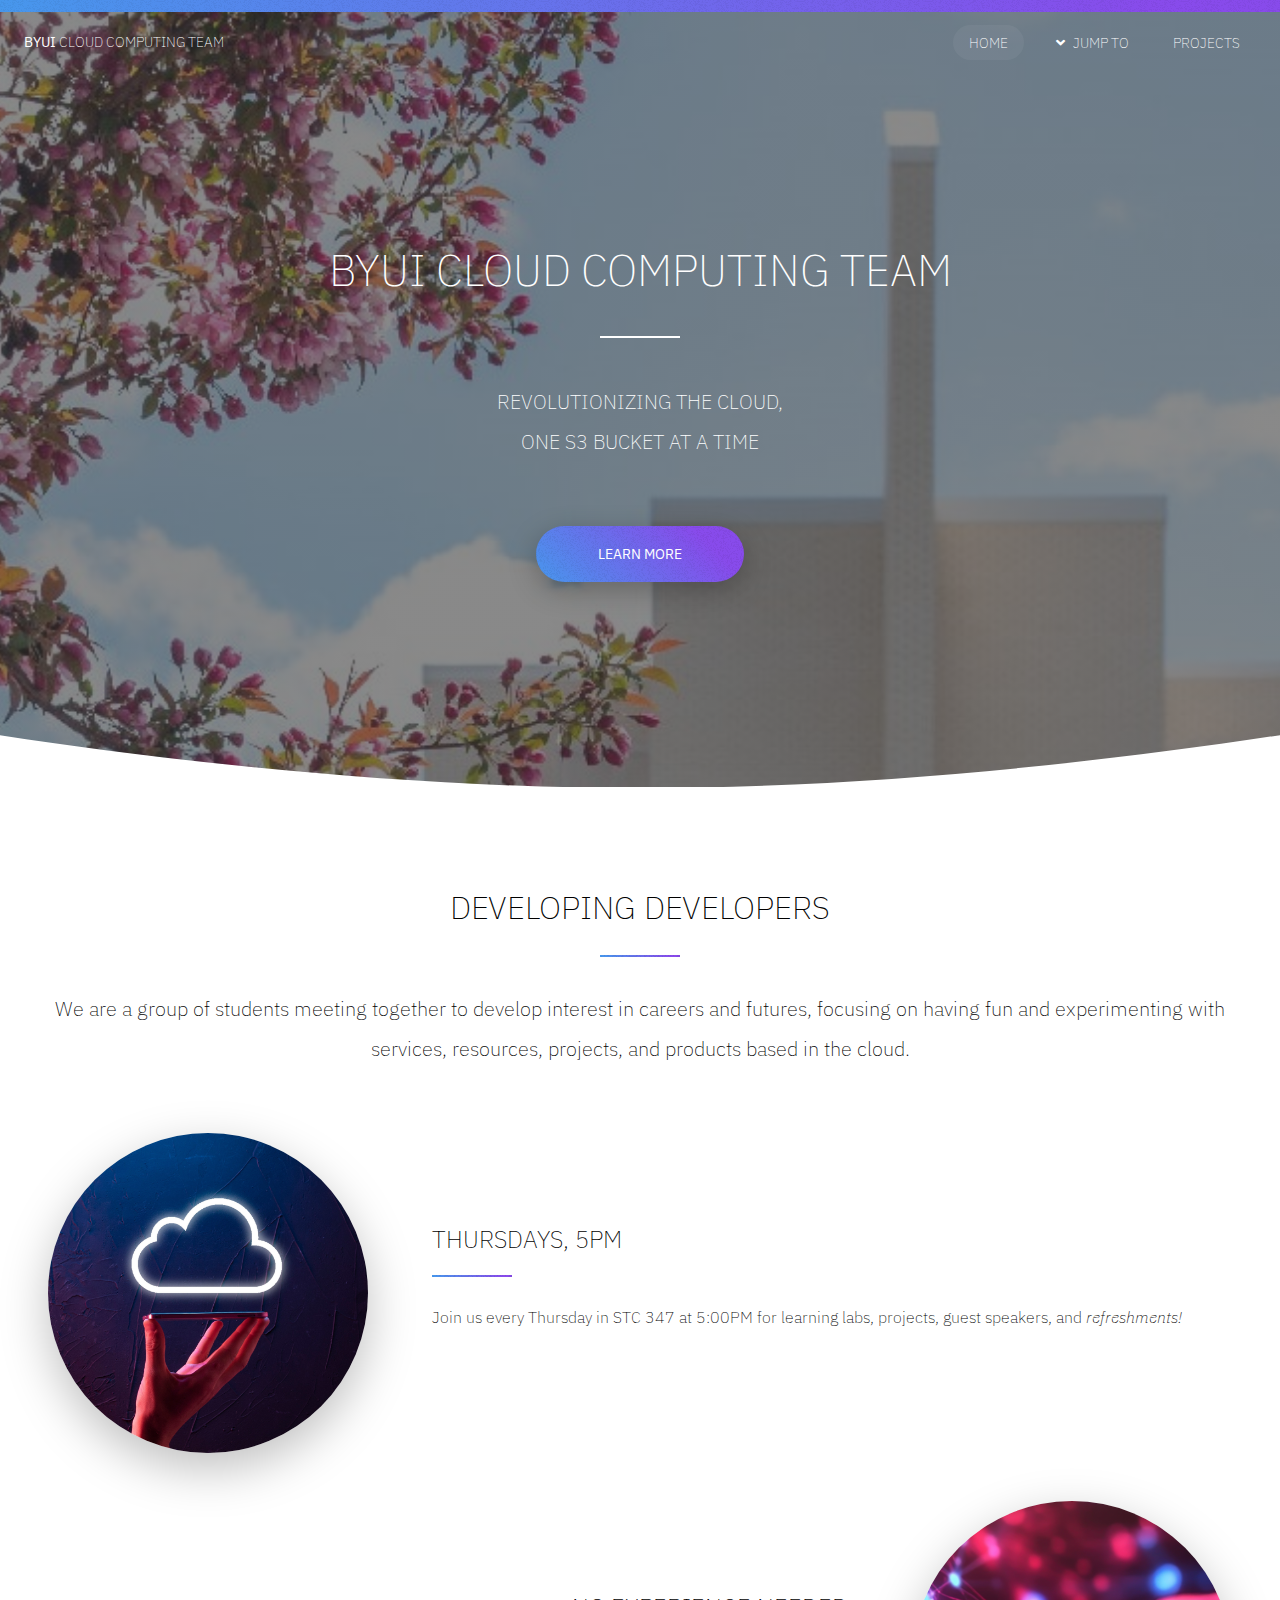
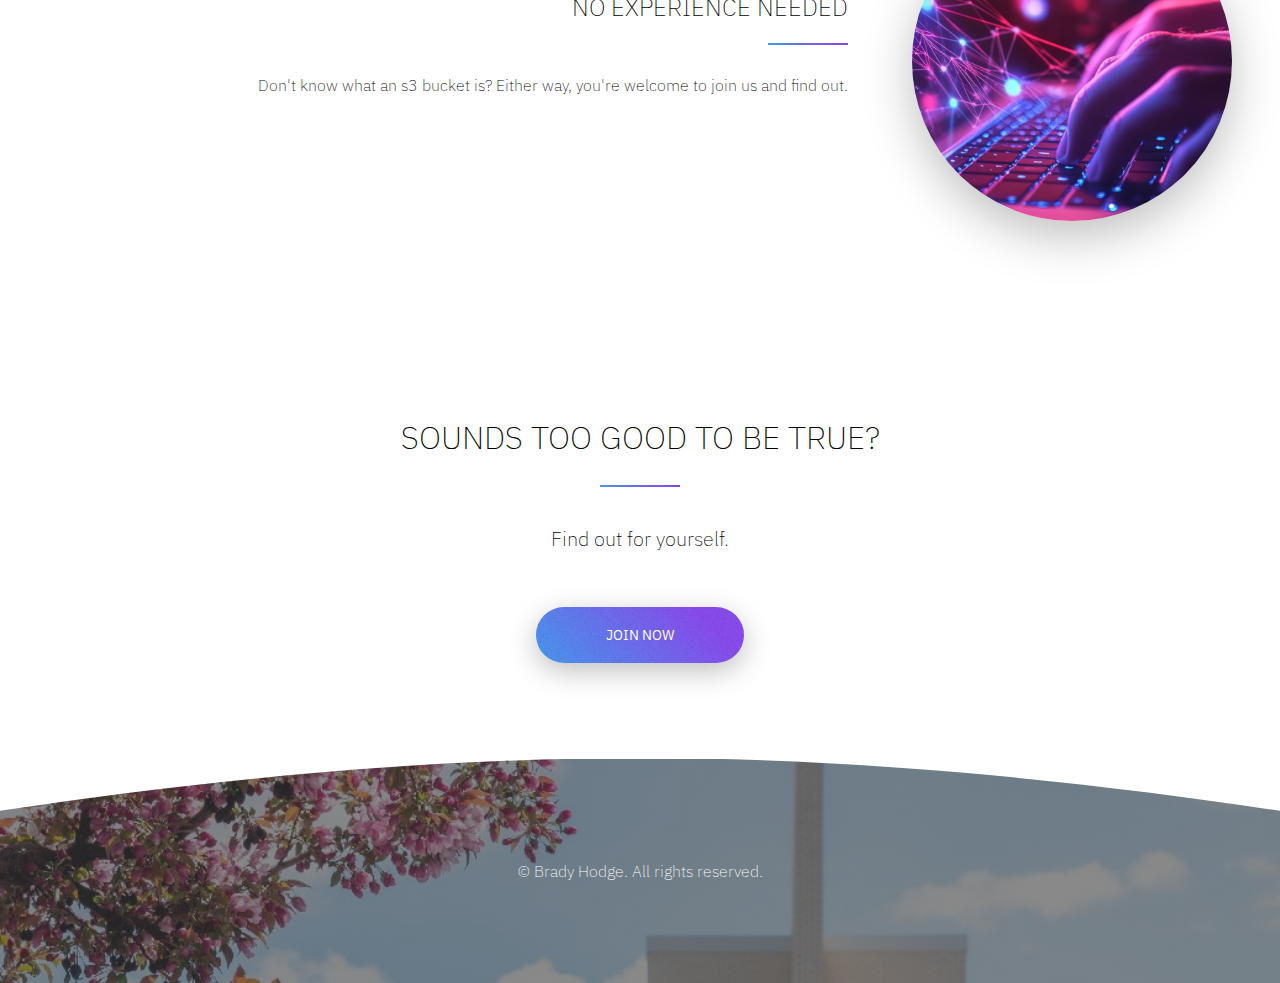
<file: index.html>
<!DOCTYPE HTML>
<html>
	<head>
		<title>BYUI Cloud</title>
		<meta charset="utf-8" />
		<meta name="viewport" content="width=device-width, initial-scale=1, user-scalable=no" />
		<meta name="description" content="" />
		<meta name="keywords" content="" />
		<link rel="stylesheet" href="assets/css/main.css" />
	</head>
	<body class="is-preload">

		<!-- Wrapper -->
			<div id="wrapper">

				<!-- Header -->
					<section id="header" class="alt">

						<!-- Logo -->
							<a href="index.html" class="logo"><strong>BYUI</strong> Cloud Computing Team</a>

						<!-- Nav -->
							<nav id="nav">
								<ul>
									<li class="current"><a href="index.html">Home</a></li>
									<li>
										<a href="#" class="icon solid fa-angle-down">Jump To</a>
										<ul>
											<li><a class="scrolly" href="#banner">Top</a></li>
											<li><a class="scrolly" href="#when">When</a></li>
											<li><a class="scrolly" href="#join">Join	</a></li>
											<!-- <li>
												<a href="#">Submenu</a>
												<ul>
													<li><a href="#">Option One</a></li>
													<li><a href="#">Option Two</a></li>
													<li><a href="#">Option Three</a></li>
													<li><a href="#">Option Four</a></li>
												</ul>
											</li> -->
										</ul>
									</li>
									<li><a href="https://github.com/byui-cloudsociety">Projects</a></li>
								</ul>
							</nav>

					</section>

				<!-- Banner -->
					<section id="banner">
						<div class="content">
							<header class="major special toUpper">
								<h1>BYUI Cloud Computing Team</h1>
								<p>Revolutionizing the cloud, <br> One s3 bucket at a time</p>
							</header>
							<ul class="actions special">
								<li><a href="#first" class="button primary wide scrolly">Learn More</a></li>
							</ul>
						</div>
					</section>

				<!-- Section -->
					<section class="wrapper style1" id="first">
						<div class="inner">
							<header class="major special">
								<h2>Developing developers</h2>
								<p>We are a group of students meeting together to develop 
									interest in careers and futures, focusing on having fun 
									and experimenting with services, resources, projects, 
									and products based in the cloud.</p>
							</header>
							<div class="spotlights">
								<section id="when">
									<div class="image"><img src="images/pic01.jpg" alt="" /></div>
									<div class="content">
										<header class="major">
											<h3>Thursdays, 5PM</h3>
										</header>
										<p>Join us every Thursday in STC 347 at 5:00PM for learning labs, projects, guest speakers, and <i>refreshments!</i></p>
									</div>
								</section>
								<section>
									<div class="image"><img src="images/pic02.jpg" alt="" /></div>
									<div class="content">
										<header class="major">
											<h3>No experience needed</h3>
										</header>
										<p>Don't know what an s3 bucket is? Either way, you're welcome to join us and find out.</p>
									</div>
								</section>
							</div>
						</div>
					</section>

				<!-- Section -->
					<!-- <section class="wrapper style2 alt">
						<div class="inner">
							<header class="major special">
								<h2>Dolor feugiat</h2>
								<p>Praesent dapibus neque id cursus faucibus consequat<br />
								magna consequat erat ipsum lorem</p>
							</header>
							<div class="features">
								<ul>
									<li>
										<span class="icon alt major fa-gem"></span>
										<h3>Erat lorem</h3>
										<p>Praesent dapibus neque id faucibus sed neque egestas auguae ipsum dolor.</p>
									</li>
									<li>
										<span class="icon alt major solid fa-laptop"></span>
										<h3>Tempus nulla</h3>
										<p>Praesent dapibus neque id faucibus sed neque egestas auguae ipsum dolor.</p>
									</li>
								</ul>
								<span class="image"><img src="images/pic03.jpg" alt="" /></span>
								<ul>
									<li>
										<span class="icon alt major fa-save"></span>
										<h3>Nisl faucibus</h3>
										<p>Praesent dapibus neque id faucibus sed neque egestas auguae ipsum dolor.</p>
									</li>
									<li>
										<span class="icon alt major fa-paper-plane"></span>
										<h3>Magna dolor</h3>
										<p>Praesent dapibus neque id faucibus sed neque egestas auguae ipsum dolor.</p>
									</li>
								</ul>
							</div>
						</div>
					</section> -->

				<!-- Section -->
					<section id="join" class="wrapper style1">
						<div class="inner">
							<header class="major special alt">
								<h2>Sounds too good to be true?</h2>
								<p>Find out for yourself.</p>
							</header>
							<ul class="actions special">
								<li><a href="https://teams.microsoft.com/l/team/19%3ABwvD8ZxwX9FcJZ_pXd4_M5OhyYU_YiQuBRKIfJyFVB01%40thread.tacv2/conversations?groupId=5431afe0-776d-4383-babf-4e4a43114238&tenantId=e6ac1d1f-d695-4ef1-91d4-94cddef8be11" class="button primary wide">Join Now</a></li>
							</ul>
						</div>
					</section>

				<!-- Footer -->
					<section id="footer">
						<!-- <ul class="icons">
							<li><a href="https://www.youtube.com/watch?v=1SB5lMyPmuk" class="icon alt brands fa-twitter"><span class="label">Twitter</span></a></li>
							<li><a href="https://www.youtube.com/watch?v=0tOXxuLcaog" class="icon alt brands fa-facebook-f"><span class="label">Facebook</span></a></li>
							<li><a href="https://www.youtube.com/watch?v=Tx1XIm6q4r4" class="icon alt brands fa-instagram"><span class="label">Instagram</span></a></li>
							<li><a href="https://www.youtube.com/watch?v=mLyOj_QD4a4" class="icon alt fa-envelope"><span class="label">Email</span></a></li>
							<li><a href="https://www.youtube.com/watch?v=CsGYh8AacgY" class="icon alt solid fa-phone"><span class="label">Phone</span></a></li>
						</ul> -->
						<p class="copyright">
							&copy; Brady Hodge. All rights reserved.
						</p>
					</section>

			</div>

		<!-- Scripts -->
			<script src="assets/js/jquery.min.js"></script>
			<script src="assets/js/jquery.dropotron.min.js"></script>
			<script src="assets/js/jquery.scrollex.min.js"></script>
			<script src="assets/js/jquery.scrolly.min.js"></script>
			<script src="assets/js/browser.min.js"></script>
			<script src="assets/js/breakpoints.min.js"></script>
			<script src="assets/js/util.js"></script>
			<script src="assets/js/main.js"></script>

	</body>
</html>
</file>
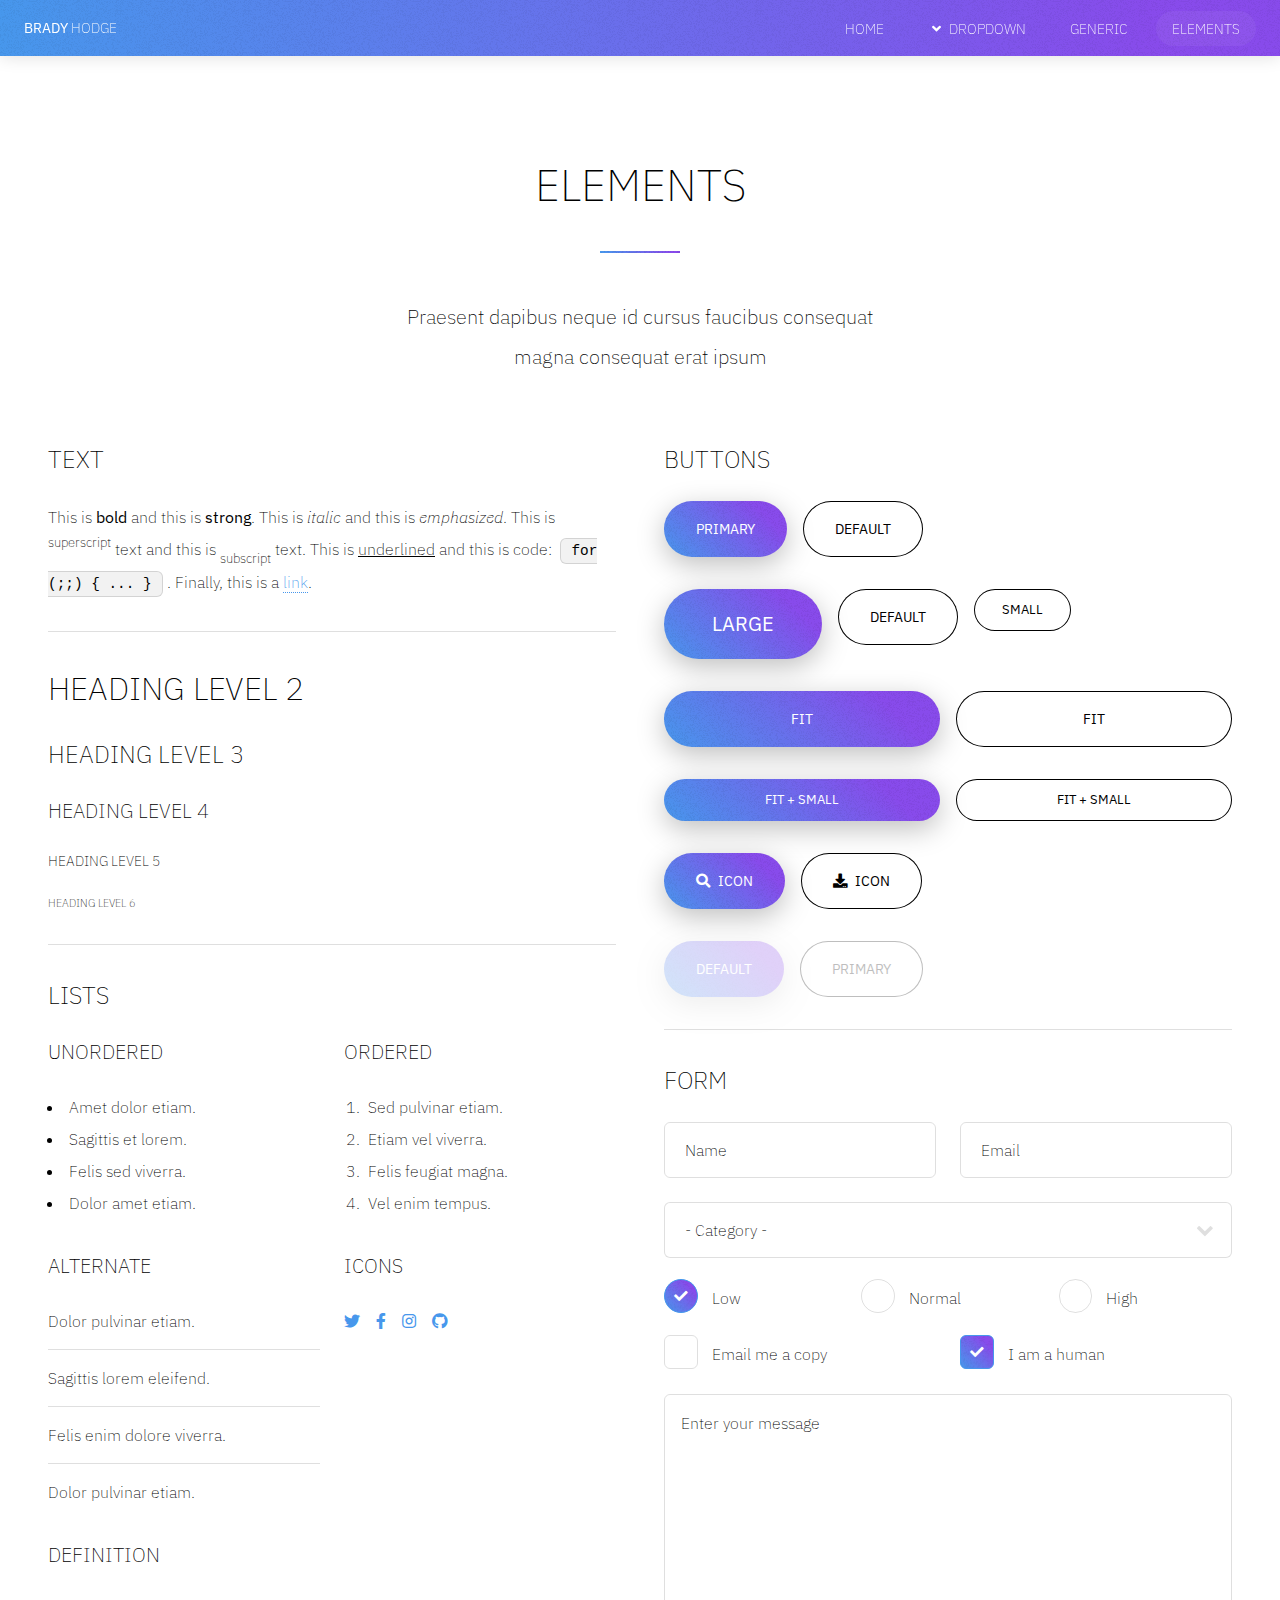
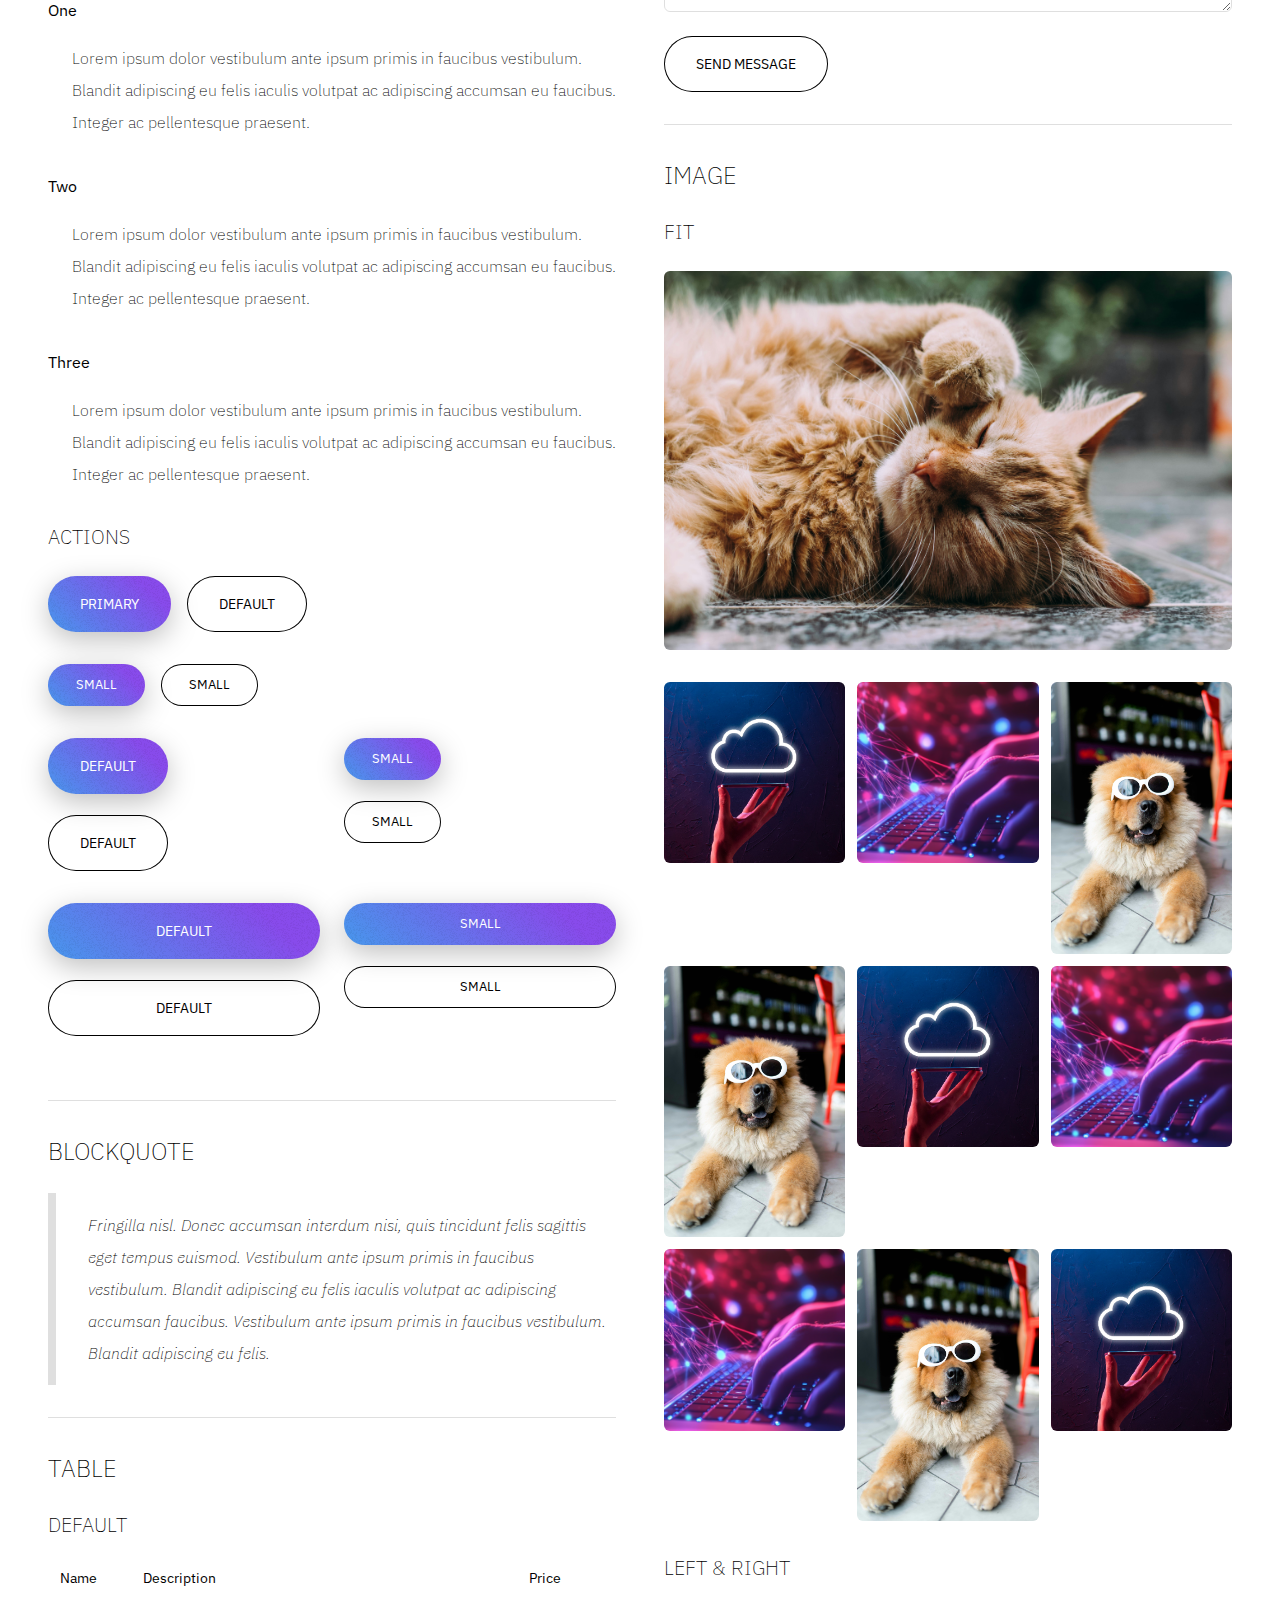
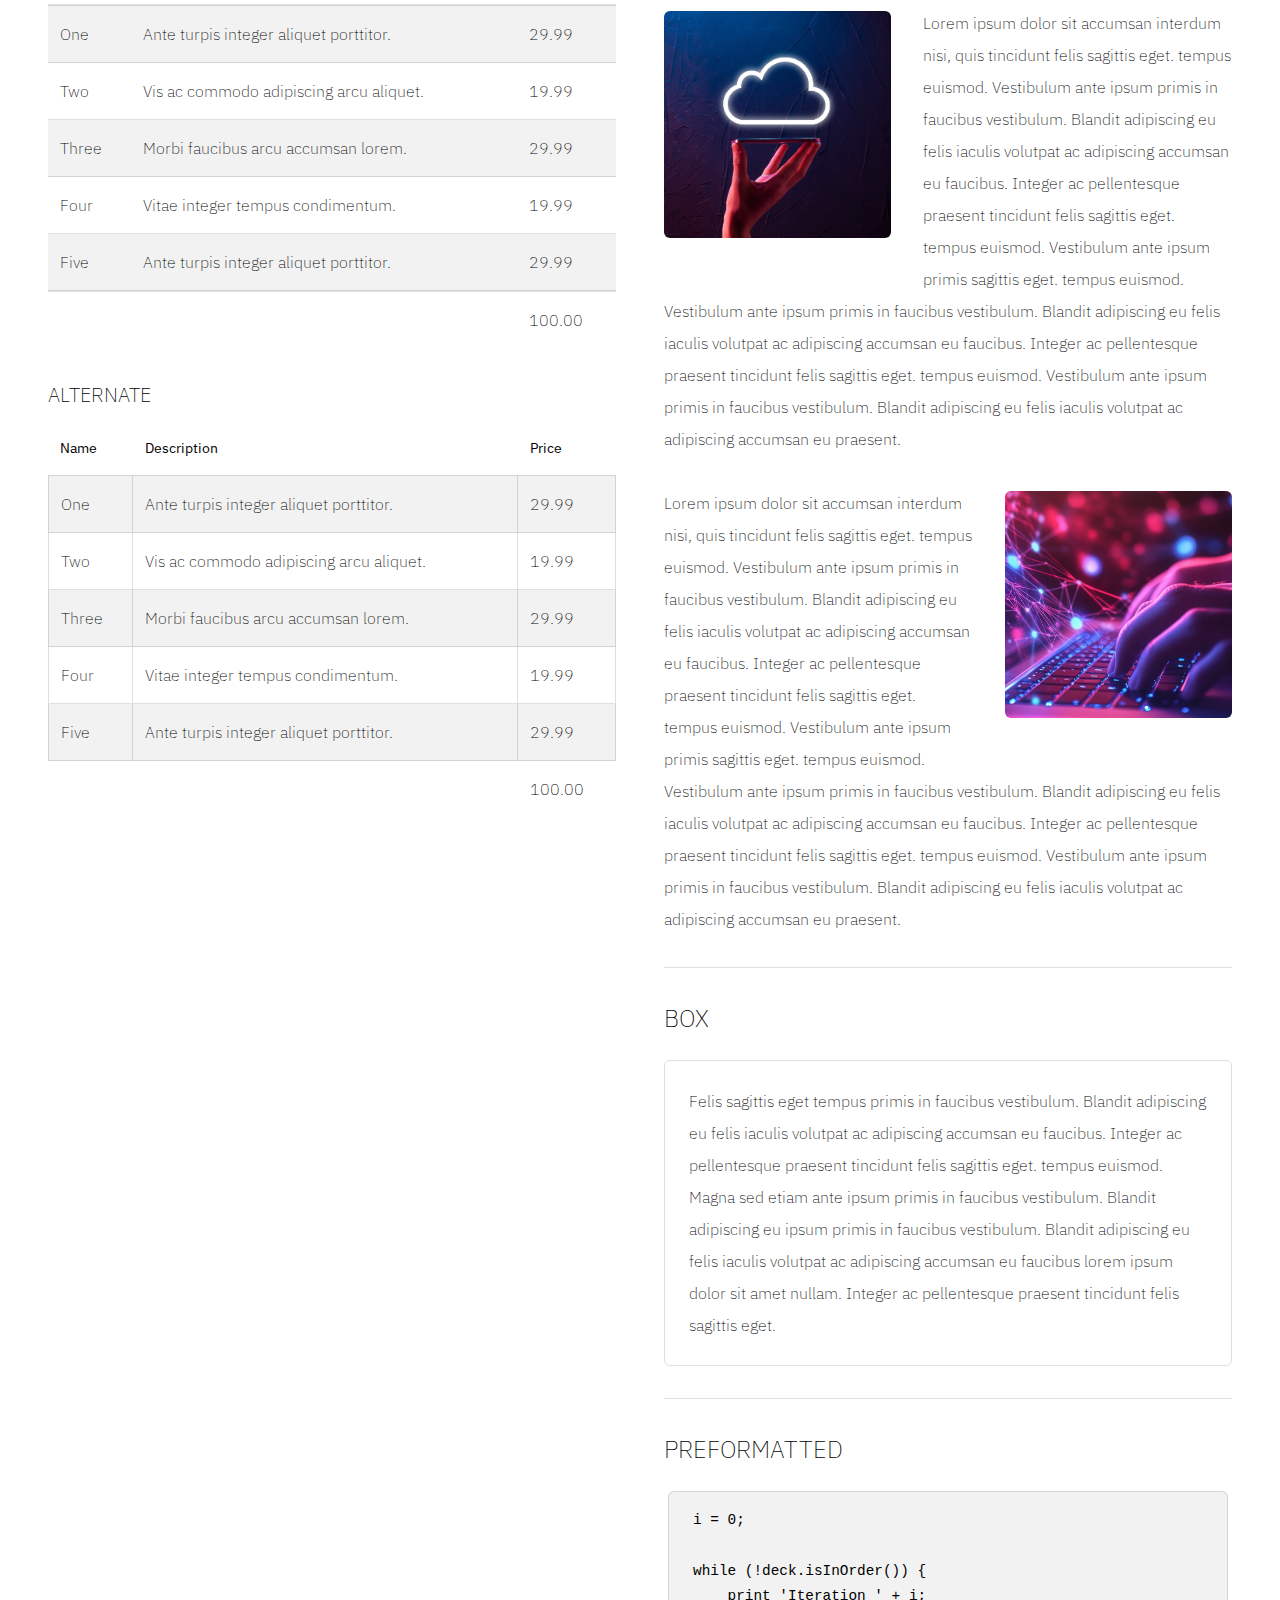
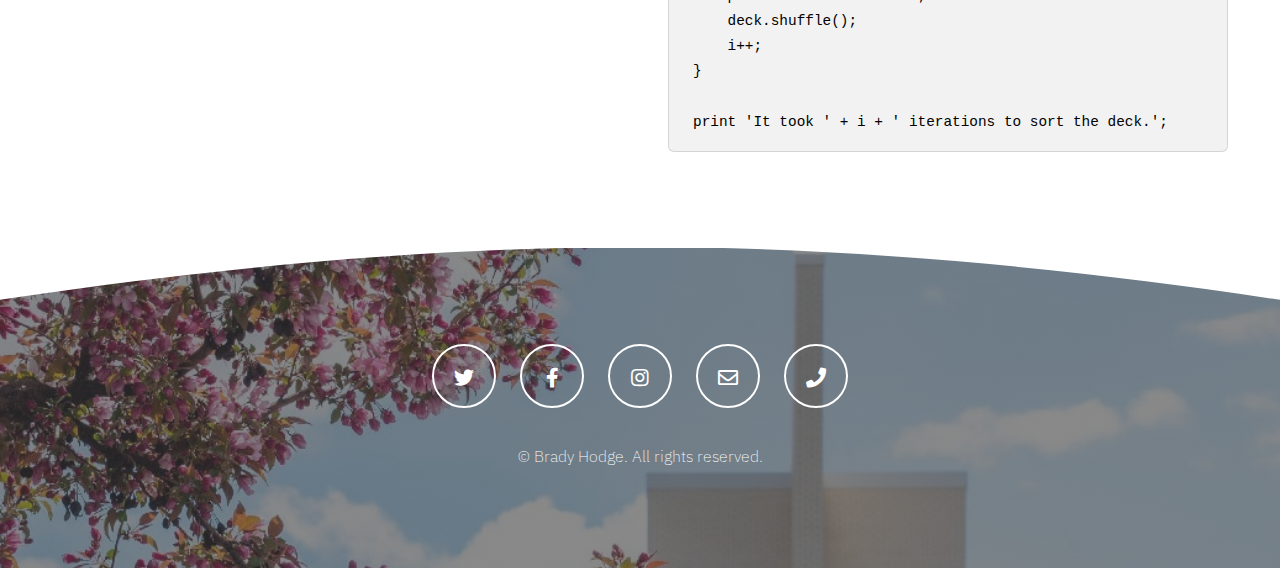
<file: elements.html>
<!DOCTYPE HTML>
<html>
	<head>
		<title>Untitled</title>
		<meta charset="utf-8" />
		<meta name="viewport" content="width=device-width, initial-scale=1, user-scalable=no" />
		<meta name="description" content="" />
		<meta name="keywords" content="" />
		<link rel="stylesheet" href="assets/css/main.css" />
	</head>
	<body class="is-preload">

		<!-- Wrapper -->
			<div id="wrapper">

				<!-- Header -->
					<section id="header">

						<!-- Logo -->
							<a href="index.html" class="logo"><strong>Brady</strong> Hodge</a>

						<!-- Nav -->
							<nav id="nav">
								<ul>
									<li><a href="index.html">Home</a></li>
									<li>
										<a href="#" class="icon solid fa-angle-down">Dropdown</a>
										<ul>
											<li><a href="#">Option One</a></li>
											<li><a href="#">Option Two</a></li>
											<li><a href="#">Option Three</a></li>
											<li>
												<a href="#">Submenu</a>
												<ul>
													<li><a href="#">Option One</a></li>
													<li><a href="#">Option Two</a></li>
													<li><a href="#">Option Three</a></li>
													<li><a href="#">Option Four</a></li>
												</ul>
											</li>
										</ul>
									</li>
									<li><a href="generic.html">Generic</a></li>
									<li class="current"><a href="elements.html">Elements</a></li>
								</ul>
							</nav>

					</section>

				<!-- Section -->
					<section class="wrapper style1">
						<div class="inner">
							<header class="major special">
								<h1>Elements</h1>
								<p>Praesent dapibus neque id cursus faucibus consequat<br />
								magna consequat erat ipsum</p>
							</header>

							<div class="row gtr-200">
								<div class="col-6 col-12-medium">

									<!-- Text stuff -->
										<h3>Text</h3>
										<p>This is <b>bold</b> and this is <strong>strong</strong>. This is <i>italic</i> and this is <em>emphasized</em>.
										This is <sup>superscript</sup> text and this is <sub>subscript</sub> text.
										This is <u>underlined</u> and this is code: <code>for (;;) { ... }</code>.
										Finally, this is a <a href="#">link</a>.</p>
										<hr />
										<h2>Heading Level 2</h2>
										<h3>Heading Level 3</h3>
										<h4>Heading Level 4</h4>
										<h5>Heading Level 5</h5>
										<h6>Heading Level 6</h6>

										<hr />

									<!-- Lists -->
										<h3>Lists</h3>
										<div class="row">
											<div class="col-6 col-12-small">

												<h4>Unordered</h4>
												<ul>
													<li>Amet dolor etiam.</li>
													<li>Sagittis et lorem.</li>
													<li>Felis sed viverra.</li>
													<li>Dolor amet etiam.</li>
												</ul>

												<h4>Alternate</h4>
												<ul class="alt">
													<li>Dolor pulvinar etiam.</li>
													<li>Sagittis lorem eleifend.</li>
													<li>Felis enim dolore viverra.</li>
													<li>Dolor pulvinar etiam.</li>
												</ul>

											</div>
											<div class="col-6 col-12-small">

												<h4>Ordered</h4>
												<ol>
													<li>Sed pulvinar etiam.</li>
													<li>Etiam vel viverra.</li>
													<li>Felis feugiat magna.</li>
													<li>Vel enim tempus.</li>
												</ol>

												<h4>Icons</h4>
												<ul class="icons">
													<li><a href="#" class="icon brands fa-twitter"><span class="label">Twitter</span></a></li>
													<li><a href="#" class="icon brands fa-facebook-f"><span class="label">Facebook</span></a></li>
													<li><a href="#" class="icon brands fa-instagram"><span class="label">Instagram</span></a></li>
													<li><a href="#" class="icon brands fa-github"><span class="label">Github</span></a></li>
												</ul>

											</div>
										</div>
										<h4>Definition</h4>
										<dl>
											<dt>One</dt>
											<dd>
												<p>Lorem ipsum dolor vestibulum ante ipsum primis in faucibus vestibulum. Blandit adipiscing eu felis iaculis volutpat ac adipiscing accumsan eu faucibus. Integer ac pellentesque praesent.</p>
											</dd>
											<dt>Two</dt>
											<dd>
												<p>Lorem ipsum dolor vestibulum ante ipsum primis in faucibus vestibulum. Blandit adipiscing eu felis iaculis volutpat ac adipiscing accumsan eu faucibus. Integer ac pellentesque praesent.</p>
											</dd>
											<dt>Three</dt>
											<dd>
												<p>Lorem ipsum dolor vestibulum ante ipsum primis in faucibus vestibulum. Blandit adipiscing eu felis iaculis volutpat ac adipiscing accumsan eu faucibus. Integer ac pellentesque praesent.</p>
											</dd>
										</dl>

										<h4>Actions</h4>
										<ul class="actions">
											<li><a href="#" class="button primary">Primary</a></li>
											<li><a href="#" class="button">Default</a></li>
										</ul>
										<ul class="actions small">
											<li><a href="#" class="button primary small">Small</a></li>
											<li><a href="#" class="button small">Small</a></li>
										</ul>
										<div class="row">
											<div class="col-6 col-12-small">
												<ul class="actions stacked">
													<li><a href="#" class="button primary">Default</a></li>
													<li><a href="#" class="button">Default</a></li>
												</ul>
											</div>
											<div class="col-6 col-12-small">
												<ul class="actions stacked">
													<li><a href="#" class="button primary small">Small</a></li>
													<li><a href="#" class="button small">Small</a></li>
												</ul>
											</div>
										</div>
										<div class="row">
											<div class="col-6 col-12-small">
												<ul class="actions stacked">
													<li><a href="#" class="button primary fit">Default</a></li>
													<li><a href="#" class="button fit">Default</a></li>
												</ul>
											</div>
											<div class="col-6 col-12-small">
												<ul class="actions stacked">
													<li><a href="#" class="button primary small fit">Small</a></li>
													<li><a href="#" class="button small fit">Small</a></li>
												</ul>
											</div>
										</div>

										<hr />

									<!-- Blockquote -->
										<h3>Blockquote</h3>
										<blockquote>Fringilla nisl. Donec accumsan interdum nisi, quis tincidunt felis sagittis eget tempus euismod. Vestibulum ante ipsum primis in faucibus vestibulum. Blandit adipiscing eu felis iaculis volutpat ac adipiscing accumsan faucibus. Vestibulum ante ipsum primis in faucibus vestibulum. Blandit adipiscing eu felis.</blockquote>

										<hr />

									<!-- Table -->
										<h3>Table</h3>

										<h4>Default</h4>
										<div class="table-wrapper">
											<table>
												<thead>
													<tr>
														<th>Name</th>
														<th>Description</th>
														<th>Price</th>
													</tr>
												</thead>
												<tbody>
													<tr>
														<td>One</td>
														<td>Ante turpis integer aliquet porttitor.</td>
														<td>29.99</td>
													</tr>
													<tr>
														<td>Two</td>
														<td>Vis ac commodo adipiscing arcu aliquet.</td>
														<td>19.99</td>
													</tr>
													<tr>
														<td>Three</td>
														<td> Morbi faucibus arcu accumsan lorem.</td>
														<td>29.99</td>
													</tr>
													<tr>
														<td>Four</td>
														<td>Vitae integer tempus condimentum.</td>
														<td>19.99</td>
													</tr>
													<tr>
														<td>Five</td>
														<td>Ante turpis integer aliquet porttitor.</td>
														<td>29.99</td>
													</tr>
												</tbody>
												<tfoot>
													<tr>
														<td colspan="2"></td>
														<td>100.00</td>
													</tr>
												</tfoot>
											</table>
										</div>

										<h4>Alternate</h4>
										<div class="table-wrapper">
											<table class="alt">
												<thead>
													<tr>
														<th>Name</th>
														<th>Description</th>
														<th>Price</th>
													</tr>
												</thead>
												<tbody>
													<tr>
														<td>One</td>
														<td>Ante turpis integer aliquet porttitor.</td>
														<td>29.99</td>
													</tr>
													<tr>
														<td>Two</td>
														<td>Vis ac commodo adipiscing arcu aliquet.</td>
														<td>19.99</td>
													</tr>
													<tr>
														<td>Three</td>
														<td>Morbi faucibus arcu accumsan lorem.</td>
														<td>29.99</td>
													</tr>
													<tr>
														<td>Four</td>
														<td>Vitae integer tempus condimentum.</td>
														<td>19.99</td>
													</tr>
													<tr>
														<td>Five</td>
														<td>Ante turpis integer aliquet porttitor.</td>
														<td>29.99</td>
													</tr>
												</tbody>
												<tfoot>
													<tr>
														<td colspan="2"></td>
														<td>100.00</td>
													</tr>
												</tfoot>
											</table>
										</div>

								</div>
								<div class="col-6 col-12-medium">

									<!-- Buttons -->
										<h3>Buttons</h3>
										<ul class="actions">
											<li><a href="#" class="button primary">Primary</a></li>
											<li><a href="#" class="button">Default</a></li>
										</ul>
										<ul class="actions">
											<li><a href="#" class="button primary large">Large</a></li>
											<li><a href="#" class="button">Default</a></li>
											<li><a href="#" class="button small">Small</a></li>
										</ul>
										<ul class="actions fit">
											<li><a href="#" class="button primary fit">Fit</a></li>
											<li><a href="#" class="button fit">Fit</a></li>
										</ul>
										<ul class="actions fit small">
											<li><a href="#" class="button primary fit small">Fit + Small</a></li>
											<li><a href="#" class="button fit small">Fit + Small</a></li>
										</ul>
										<ul class="actions">
											<li><a href="#" class="button primary icon solid fa-search">Icon</a></li>
											<li><a href="#" class="button icon solid fa-download">Icon</a></li>
										</ul>
										<ul class="actions">
											<li><span class="button primary disabled">Default</span></li>
											<li><span class="button disabled">Primary</span></li>
										</ul>

										<hr />

									<!-- Form -->
										<h3>Form</h3>

										<form method="post" action="#" class="alt">
											<div class="row gtr-uniform">
												<div class="col-6 col-12-xsmall">
													<input type="text" name="demo-name" id="demo-name" value="" placeholder="Name" />
												</div>
												<div class="col-6 col-12-xsmall">
													<input type="email" name="demo-email" id="demo-email" value="" placeholder="Email" />
												</div>
												<!-- Break -->
												<div class="col-12">
													<select name="demo-category" id="demo-category">
														<option value="">- Category -</option>
														<option value="1">Manufacturing</option>
														<option value="1">Shipping</option>
														<option value="1">Administration</option>
														<option value="1">Human Resources</option>
													</select>
												</div>
												<!-- Break -->
												<div class="col-4 col-12-small">
													<input type="radio" id="demo-priority-low" name="demo-priority" checked>
													<label for="demo-priority-low">Low</label>
												</div>
												<div class="col-4 col-12-small">
													<input type="radio" id="demo-priority-normal" name="demo-priority">
													<label for="demo-priority-normal">Normal</label>
												</div>
												<div class="col-4 col-12-small">
													<input type="radio" id="demo-priority-high" name="demo-priority">
													<label for="demo-priority-high">High</label>
												</div>
												<!-- Break -->
												<div class="col-6 col-12-small">
													<input type="checkbox" id="demo-copy" name="demo-copy">
													<label for="demo-copy">Email me a copy</label>
												</div>
												<div class="col-6 col-12-small">
													<input type="checkbox" id="demo-human" name="demo-human" checked>
													<label for="demo-human">I am a human</label>
												</div>
												<!-- Break -->
												<div class="col-12">
													<textarea name="demo-message" id="demo-message" placeholder="Enter your message" rows="6"></textarea>
												</div>
												<!-- Break -->
												<div class="col-12">
													<ul class="actions">
														<li><input type="submit" value="Send Message" /></li>
													</ul>
												</div>
											</div>
										</form>

										<hr />

									<!-- Image -->
										<h3>Image</h3>

										<h4>Fit</h4>
										<span class="image fit"><img src="images/pic04.jpg" alt="" /></span>
										<div class="box alt">
											<div class="row gtr-50 gtr-uniform">
												<div class="col-4"><span class="image fit"><img src="images/pic01.jpg" alt="" /></span></div>
												<div class="col-4"><span class="image fit"><img src="images/pic02.jpg" alt="" /></span></div>
												<div class="col-4"><span class="image fit"><img src="images/pic03.jpg" alt="" /></span></div>
												<!-- Break -->
												<div class="col-4"><span class="image fit"><img src="images/pic03.jpg" alt="" /></span></div>
												<div class="col-4"><span class="image fit"><img src="images/pic01.jpg" alt="" /></span></div>
												<div class="col-4"><span class="image fit"><img src="images/pic02.jpg" alt="" /></span></div>
												<!-- Break -->
												<div class="col-4"><span class="image fit"><img src="images/pic02.jpg" alt="" /></span></div>
												<div class="col-4"><span class="image fit"><img src="images/pic03.jpg" alt="" /></span></div>
												<div class="col-4"><span class="image fit"><img src="images/pic01.jpg" alt="" /></span></div>
											</div>
										</div>

										<h4>Left &amp; Right</h4>
										<p><span class="image left"><img src="images/pic01.jpg" alt="" /></span>Lorem ipsum dolor sit accumsan interdum nisi, quis tincidunt felis sagittis eget. tempus euismod. Vestibulum ante ipsum primis in faucibus vestibulum. Blandit adipiscing eu felis iaculis volutpat ac adipiscing accumsan eu faucibus. Integer ac pellentesque praesent tincidunt felis sagittis eget. tempus euismod. Vestibulum ante ipsum primis sagittis eget. tempus euismod. Vestibulum ante ipsum primis in faucibus vestibulum. Blandit adipiscing eu felis iaculis volutpat ac adipiscing accumsan eu faucibus. Integer ac pellentesque praesent tincidunt felis sagittis eget. tempus euismod. Vestibulum ante ipsum primis in faucibus vestibulum. Blandit adipiscing eu felis iaculis volutpat ac adipiscing accumsan eu praesent.</p>
										<p><span class="image right"><img src="images/pic02.jpg" alt="" /></span>Lorem ipsum dolor sit accumsan interdum nisi, quis tincidunt felis sagittis eget. tempus euismod. Vestibulum ante ipsum primis in faucibus vestibulum. Blandit adipiscing eu felis iaculis volutpat ac adipiscing accumsan eu faucibus. Integer ac pellentesque praesent tincidunt felis sagittis eget. tempus euismod. Vestibulum ante ipsum primis sagittis eget. tempus euismod. Vestibulum ante ipsum primis in faucibus vestibulum. Blandit adipiscing eu felis iaculis volutpat ac adipiscing accumsan eu faucibus. Integer ac pellentesque praesent tincidunt felis sagittis eget. tempus euismod. Vestibulum ante ipsum primis in faucibus vestibulum. Blandit adipiscing eu felis iaculis volutpat ac adipiscing accumsan eu praesent.</p>

										<hr />

									<!-- Box -->
										<h3>Box</h3>
										<div class="box">
											<p>Felis sagittis eget tempus primis in faucibus vestibulum. Blandit adipiscing eu felis iaculis volutpat ac adipiscing accumsan eu faucibus. Integer ac pellentesque praesent tincidunt felis sagittis eget. tempus euismod. Magna sed etiam ante ipsum primis in faucibus vestibulum. Blandit adipiscing eu ipsum primis in faucibus vestibulum. Blandit adipiscing eu felis iaculis volutpat ac adipiscing accumsan eu faucibus lorem ipsum dolor sit amet nullam. Integer ac pellentesque praesent tincidunt felis sagittis eget.</p>
										</div>

										<hr />

									<!-- Preformatted Code -->
										<h3>Preformatted</h3>
										<pre><code>i = 0;

while (!deck.isInOrder()) {
    print 'Iteration ' + i;
    deck.shuffle();
    i++;
}

print 'It took ' + i + ' iterations to sort the deck.';
</code></pre>
								</div>
							</div>

						</div>
					</section>

				<!-- Footer -->
					<section id="footer">
						<ul class="icons">
							<li><a href="https://www.youtube.com/watch?v=1SB5lMyPmuk" class="icon alt brands fa-twitter"><span class="label">Twitter</span></a></li>
							<li><a href="https://www.youtube.com/watch?v=0tOXxuLcaog" class="icon alt brands fa-facebook-f"><span class="label">Facebook</span></a></li>
							<li><a href="https://www.youtube.com/watch?v=Tx1XIm6q4r4" class="icon alt brands fa-instagram"><span class="label">Instagram</span></a></li>
							<li><a href="https://www.youtube.com/watch?v=mLyOj_QD4a4" class="icon alt fa-envelope"><span class="label">Email</span></a></li>
							<li><a href="https://www.youtube.com/watch?v=CsGYh8AacgY" class="icon alt solid fa-phone"><span class="label">Phone</span></a></li>
						</ul>
						<p class="copyright">
							&copy; Brady Hodge. All rights reserved.
						</p>
					</section>

			</div>

		<!-- Scripts -->
			<script src="assets/js/jquery.min.js"></script>
			<script src="assets/js/jquery.dropotron.min.js"></script>
			<script src="assets/js/jquery.scrollex.min.js"></script>
			<script src="assets/js/jquery.scrolly.min.js"></script>
			<script src="assets/js/browser.min.js"></script>
			<script src="assets/js/breakpoints.min.js"></script>
			<script src="assets/js/util.js"></script>
			<script src="assets/js/main.js"></script>

	</body>
</html>
</file>
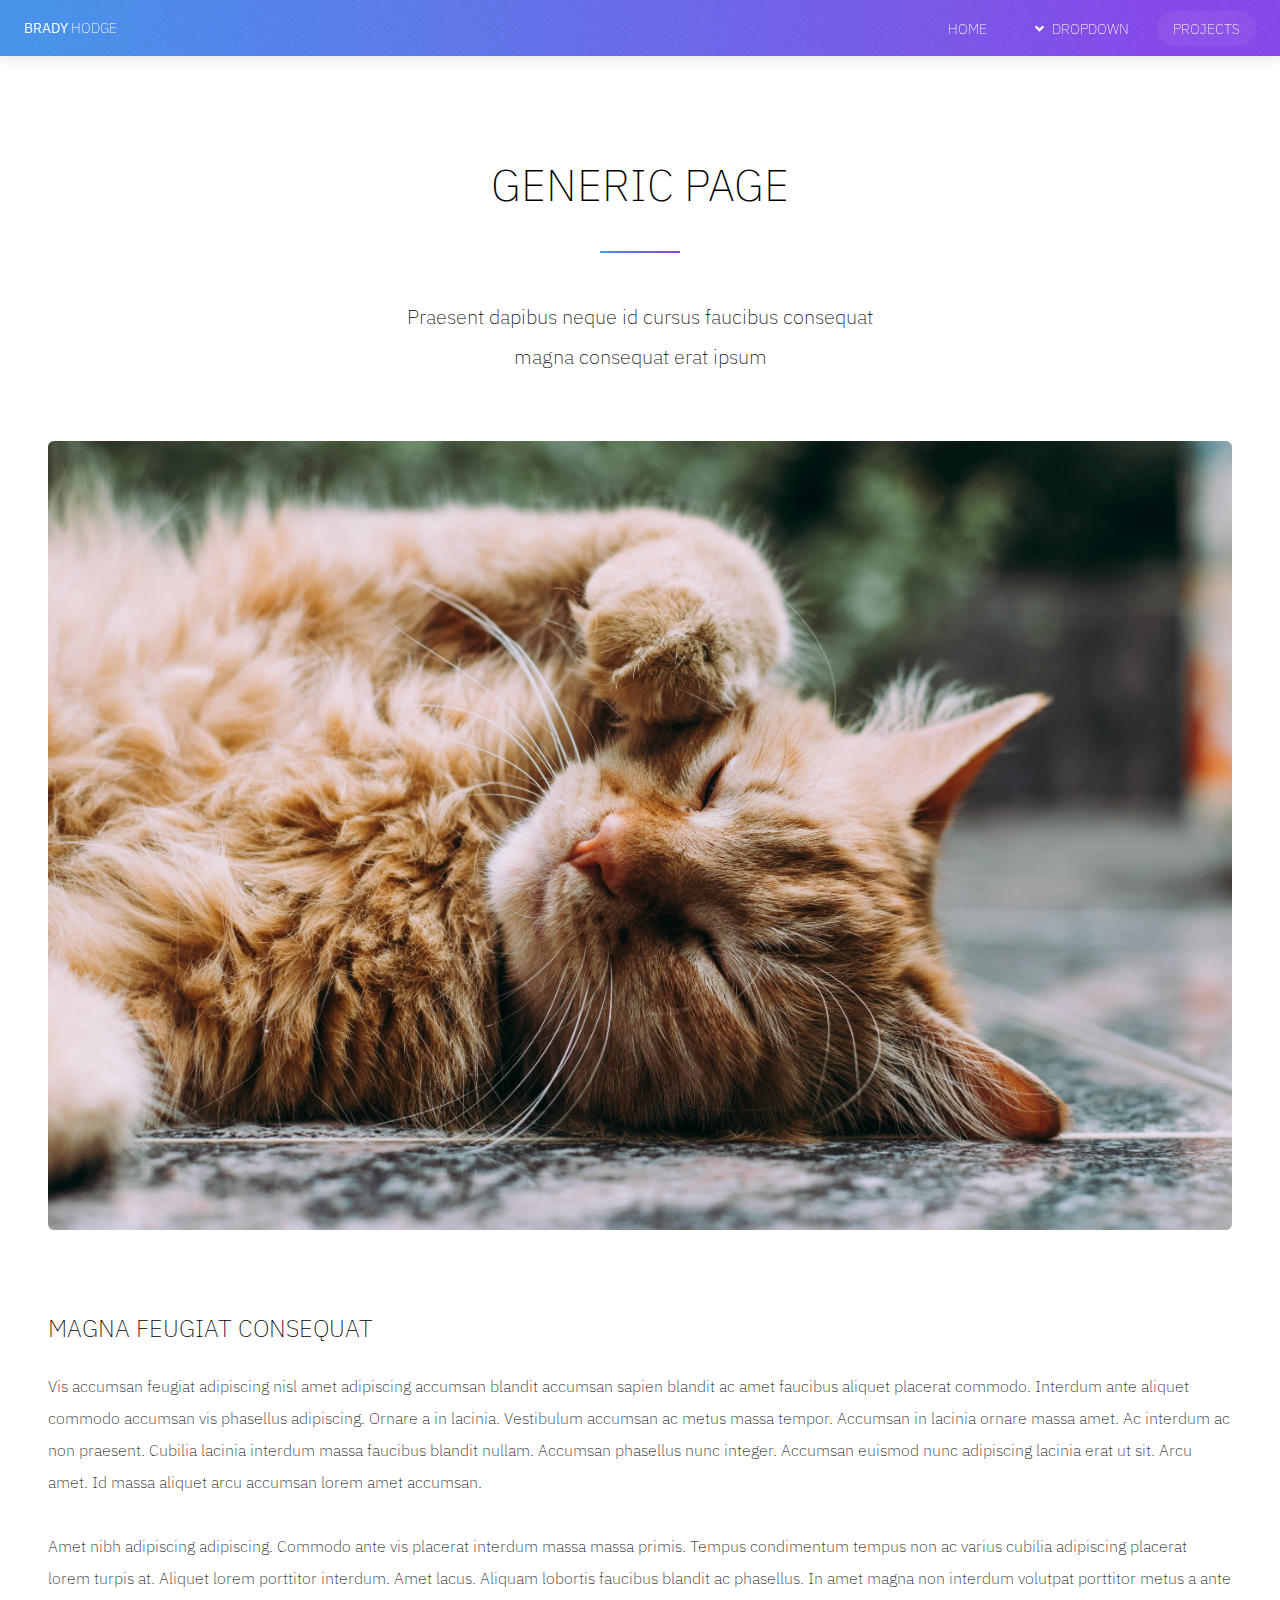
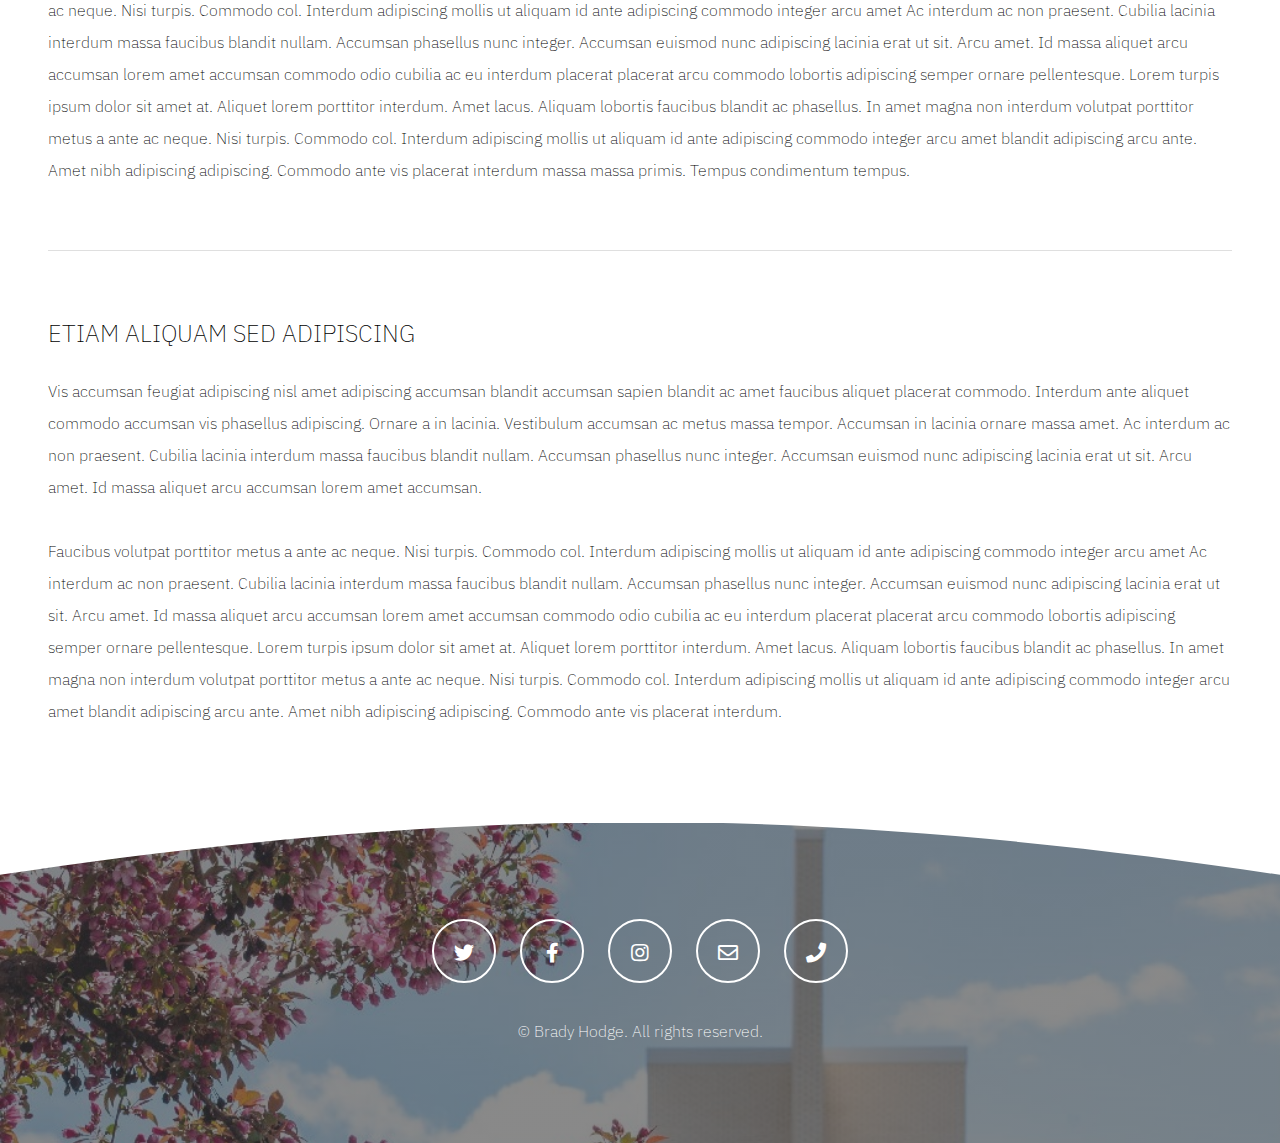
<file: generic.html>
<!DOCTYPE HTML>
<html>
	<head>
		<title>Untitled</title>
		<meta charset="utf-8" />
		<meta name="viewport" content="width=device-width, initial-scale=1, user-scalable=no" />
		<meta name="description" content="" />
		<meta name="keywords" content="" />
		<link rel="stylesheet" href="assets/css/main.css" />
	</head>
	<body class="is-preload">

		<!-- Wrapper -->
			<div id="wrapper">

				<!-- Header -->
					<section id="header">

						<!-- Logo -->
							<a href="index.html" class="logo"><strong>Brady</strong> Hodge</a>

						<!-- Nav -->
							<nav id="nav">
								<ul>
									<li><a href="index.html">Home</a></li>
									<li>
										<a href="#" class="icon solid fa-angle-down">Dropdown</a>
										<ul>
											<li><a href="#">Option One</a></li>
											<li><a href="#">Option Two</a></li>
											<li><a href="#">Option Three</a></li>
											<li>
												<a href="#">Submenu</a>
												<ul>
													<li><a href="#">Option One</a></li>
													<li><a href="#">Option Two</a></li>
													<li><a href="#">Option Three</a></li>
													<li><a href="#">Option Four</a></li>
												</ul>
											</li>
										</ul>
									</li>
									<li class="current"><a href="generic.html">Projects</a></li>
								</ul>
							</nav>

					</section>

				<!-- Section -->
					<section class="wrapper style1">
						<div class="inner">
							<header class="major special">
								<h1>Generic Page</h1>
								<p>Praesent dapibus neque id cursus faucibus consequat<br />
								magna consequat erat ipsum</p>
							</header>
							<div class="image main"><img src="images/pic04.jpg" alt="" /></div>
							<h3>Magna feugiat consequat</h3>
							<p>Vis accumsan feugiat adipiscing nisl amet adipiscing accumsan blandit accumsan sapien blandit ac amet faucibus aliquet placerat commodo. Interdum ante aliquet commodo accumsan vis phasellus adipiscing. Ornare a in lacinia. Vestibulum accumsan ac metus massa tempor. Accumsan in lacinia ornare massa amet. Ac interdum ac non praesent. Cubilia lacinia interdum massa faucibus blandit nullam. Accumsan phasellus nunc integer. Accumsan euismod nunc adipiscing lacinia erat ut sit. Arcu amet. Id massa aliquet arcu accumsan lorem amet accumsan.</p>
							<p>Amet nibh adipiscing adipiscing. Commodo ante vis placerat interdum massa massa primis. Tempus condimentum tempus non ac varius cubilia adipiscing placerat lorem turpis at. Aliquet lorem porttitor interdum. Amet lacus. Aliquam lobortis faucibus blandit ac phasellus. In amet magna non interdum volutpat porttitor metus a ante ac neque. Nisi turpis. Commodo col. Interdum adipiscing mollis ut aliquam id ante adipiscing commodo integer arcu amet Ac interdum ac non praesent. Cubilia lacinia interdum massa faucibus blandit nullam. Accumsan phasellus nunc integer. Accumsan euismod nunc adipiscing lacinia erat ut sit. Arcu amet. Id massa aliquet arcu accumsan lorem amet accumsan commodo odio cubilia ac eu interdum placerat placerat arcu commodo lobortis adipiscing semper ornare pellentesque. Lorem turpis ipsum dolor sit amet at. Aliquet lorem porttitor interdum. Amet lacus. Aliquam lobortis faucibus blandit ac phasellus. In amet magna non interdum volutpat porttitor metus a ante ac neque. Nisi turpis. Commodo col. Interdum adipiscing mollis ut aliquam id ante adipiscing commodo integer arcu amet blandit adipiscing arcu ante. Amet nibh adipiscing adipiscing. Commodo ante vis placerat interdum massa massa primis. Tempus condimentum tempus.</p>
							<hr class="major" />
							<h3>Etiam aliquam sed adipiscing</h3>
							<p>Vis accumsan feugiat adipiscing nisl amet adipiscing accumsan blandit accumsan sapien blandit ac amet faucibus aliquet placerat commodo. Interdum ante aliquet commodo accumsan vis phasellus adipiscing. Ornare a in lacinia. Vestibulum accumsan ac metus massa tempor. Accumsan in lacinia ornare massa amet. Ac interdum ac non praesent. Cubilia lacinia interdum massa faucibus blandit nullam. Accumsan phasellus nunc integer. Accumsan euismod nunc adipiscing lacinia erat ut sit. Arcu amet. Id massa aliquet arcu accumsan lorem amet accumsan.</p>
							<p>Faucibus volutpat porttitor metus a ante ac neque. Nisi turpis. Commodo col. Interdum adipiscing mollis ut aliquam id ante adipiscing commodo integer arcu amet Ac interdum ac non praesent. Cubilia lacinia interdum massa faucibus blandit nullam. Accumsan phasellus nunc integer. Accumsan euismod nunc adipiscing lacinia erat ut sit. Arcu amet. Id massa aliquet arcu accumsan lorem amet accumsan commodo odio cubilia ac eu interdum placerat placerat arcu commodo lobortis adipiscing semper ornare pellentesque. Lorem turpis ipsum dolor sit amet at. Aliquet lorem porttitor interdum. Amet lacus. Aliquam lobortis faucibus blandit ac phasellus. In amet magna non interdum volutpat porttitor metus a ante ac neque. Nisi turpis. Commodo col. Interdum adipiscing mollis ut aliquam id ante adipiscing commodo integer arcu amet blandit adipiscing arcu ante. Amet nibh adipiscing adipiscing. Commodo ante vis placerat interdum.</p>
						</div>
					</section>

				<!-- Footer -->
					<section id="footer">
						<ul class="icons">
							<li><a href="https://www.youtube.com/watch?v=1SB5lMyPmuk" class="icon alt brands fa-twitter"><span class="label">Twitter</span></a></li>
							<li><a href="https://www.youtube.com/watch?v=0tOXxuLcaog" class="icon alt brands fa-facebook-f"><span class="label">Facebook</span></a></li>
							<li><a href="https://www.youtube.com/watch?v=Tx1XIm6q4r4" class="icon alt brands fa-instagram"><span class="label">Instagram</span></a></li>
							<li><a href="https://www.youtube.com/watch?v=mLyOj_QD4a4" class="icon alt fa-envelope"><span class="label">Email</span></a></li>
							<li><a href="https://www.youtube.com/watch?v=CsGYh8AacgY" class="icon alt solid fa-phone"><span class="label">Phone</span></a></li>
						</ul>
						<p class="copyright">
							&copy; Brady Hodge. All rights reserved.
						</p>
					</section>

			</div>

		<!-- Scripts -->
			<script src="assets/js/jquery.min.js"></script>
			<script src="assets/js/jquery.dropotron.min.js"></script>
			<script src="assets/js/jquery.scrollex.min.js"></script>
			<script src="assets/js/jquery.scrolly.min.js"></script>
			<script src="assets/js/browser.min.js"></script>
			<script src="assets/js/breakpoints.min.js"></script>
			<script src="assets/js/util.js"></script>
			<script src="assets/js/main.js"></script>

	</body>
</html>
</file>
<file: assets/css/main.css>
@import url(fontawesome-all.min.css);
@import url("https://fonts.googleapis.com/css?family=IBM+Plex+Sans:200,200i,400,400i");

html, body, div, span, applet, object,
iframe, h1, h2, h3, h4, h5, h6, p, blockquote,
pre, a, abbr, acronym, address, big, cite,
code, del, dfn, em, img, ins, kbd, q, s, samp,
small, strike, strong, sub, sup, tt, var, b,
u, i, center, dl, dt, dd, ol, ul, li, fieldset,
form, label, legend, table, caption, tbody,
tfoot, thead, tr, th, td, article, aside,
canvas, details, embed, figure, figcaption,
footer, header, hgroup, menu, nav, output, ruby,
section, summary, time, mark, audio, video {
	margin: 0;
	padding: 0;
	border: 0;
	font-size: 100%;
	font: inherit;
	vertical-align: baseline;}

article, aside, details, figcaption, figure,
footer, header, hgroup, menu, nav, section {
	display: block;}

body {
	line-height: 1;
}

ol, ul {
	list-style: none;
}

blockquote, q {
	quotes: none;
}

	blockquote:before, blockquote:after, q:before, q:after {
		content: '';
		content: none;
	}

table {
	border-collapse: collapse;
	border-spacing: 0;
}

body {
	-webkit-text-size-adjust: none;
}

mark {
	background-color: transparent;
	color: inherit;
}

input::-moz-focus-inner {
	border: 0;
	padding: 0;
}

input, select, textarea {
	-moz-appearance: none;
	-webkit-appearance: none;
	-ms-appearance: none;
	appearance: none;
}

/* Basic */

	@-ms-viewport {
		width: device-width;
	}

	body {
		-ms-overflow-style: scrollbar;
	}

	@media screen and (max-width: 480px) {

		html, body {
			min-width: 320px;
		}

	}

	html {
		box-sizing: border-box;
	}

	*, *:before, *:after {
		box-sizing: inherit;
	}

	body.is-preload *, body.is-preload *:before, body.is-preload *:after {
		-moz-animation: none !important;
		-webkit-animation: none !important;
		-ms-animation: none !important;
		animation: none !important;
		-moz-transition: none !important;
		-webkit-transition: none !important;
		-ms-transition: none !important;
		transition: none !important;
	}

/* Typography */

	html {
		font-size: 14pt;
	}

		@media screen and (max-width: 1680px) {

			html {
				font-size: 12pt;
			}

		}

		@media screen and (max-width: 736px) {

			html {
				font-size: 11pt;
			}

		}

		@media screen and (max-width: 360px) {

			html {
				font-size: 10pt;
			}

		}

	body {
		background-color: #333333;
		color: #000000;
	}

	body, input, select, textarea {
		font-family: "IBM Plex Sans", Helvetica, sans-serif;
		font-weight: 200;
		font-size: 1rem;
		line-height: 2;
	}

	a {
		-moz-transition: color 0.2s ease-in-out, border-bottom-color 0.2s ease-in-out;
		-webkit-transition: color 0.2s ease-in-out, border-bottom-color 0.2s ease-in-out;
		-ms-transition: color 0.2s ease-in-out, border-bottom-color 0.2s ease-in-out;
		transition: color 0.2s ease-in-out, border-bottom-color 0.2s ease-in-out;
		border-bottom: dotted 1px;
		text-decoration: none;
	}

		a:hover {
			border-bottom-color: transparent;
		}

	strong, b {
		font-weight: 400;
	}

	em, i {
		font-style: italic;
	}

	p {
		margin: 0 0 2rem 0;
	}

	h1, h2, h3, h4, h5, h6 {
		font-weight: 200;
		line-height: 1.5;
		margin: 0 0 1.5rem 0;
		text-transform: uppercase;
	}

		h1 a, h2 a, h3 a, h4 a, h5 a, h6 a {
			color: inherit;
			text-decoration: none;
		}

	h1 {
		font-size: 3.25rem;
	}

	h2 {
		font-size: 2.5rem;
	}

	h3 {
		font-size: 1.75rem;
	}

	h4 {
		font-size: 1.25rem;
	}

	h5 {
		font-size: 0.9rem;
	}

	h6 {
		font-size: 0.7rem;
	}

	@media screen and (max-width: 1280px) {

		h1 {
			font-size: 2.75rem;
		}

		h2 {
			font-size: 2rem;
		}

		h3 {
			font-size: 1.5rem;
		}

	}

	@media screen and (max-width: 736px) {

		h1 {
			font-size: 2.25rem;
		}

		h2 {
			font-size: 1.5rem;
		}

		h3 {
			font-size: 1.25rem;
		}

	}

	sub {
		font-size: 0.8rem;
		position: relative;
		top: 0.5rem;
	}

	sup {
		font-size: 0.8rem;
		position: relative;
		top: -0.5rem;
	}

	blockquote {
		border-left: solid 0.5rem;
		font-style: italic;
		margin: 0 0 2rem 0;
		padding: 1rem 0 1rem 2rem;
	}

	code {
		border-radius: 6px;
		border: solid 1px;
		font-family: "Courier New", monospace;
		font-size: 0.9rem;
		margin: 0 0.25rem;
		padding: 0.25rem 0.65rem;
	}

	pre {
		-webkit-overflow-scrolling: touch;
		font-family: "Courier New", monospace;
		font-size: 0.9rem;
		margin: 0 0 2rem 0;
	}

		pre code {
			display: block;
			line-height: 1.75;
			padding: 1rem 1.5rem;
			overflow-x: auto;
		}

	hr {
		border: 0;
		border-bottom: solid 1px;
		margin: 2rem 0;
	}

		hr.major {
			margin: 4rem 0;
		}

		@media screen and (max-width: 736px) {

			hr.major {
				margin: 3rem 0;
			}

		}

	header.major h1, header.major h2, header.major h3, header.major h4, header.major h5, header.major h6 {
		margin: 0 0 0.875em 0;
		padding-bottom: 0.875em;
	}

		header.major h1:after, header.major h2:after, header.major h3:after, header.major h4:after, header.major h5:after, header.major h6:after {
			position: relative;
			top: 0.75em;
			content: '';
			height: 2px;
			display: block;
			width: 5rem;
		}

	header.major p {
		font-size: 1.25rem;
		margin: 0 0 6rem 0;
	}

	header.major.alt {
		margin-bottom: -3rem;
	}

	header.special {
		text-align: center;
	}

		header.special.major h1:after, header.special.major h2:after, header.special.major h3:after, header.special.major h4:after, header.special.major h5:after, header.special.major h6:after {
			margin: 0 auto;
		}

	@media screen and (max-width: 1280px) {

		header.major p {
			margin: 0 0 4rem 0;
		}

		header.major.alt {
			margin-bottom: -1rem;
		}

	}

	@media screen and (max-width: 736px) {

		header.major p {
			font-size: 1rem;
			margin: 0 0 3rem 0;
		}

		header.major.alt {
			margin-bottom: -1rem;
		}

	}

	@media screen and (max-width: 480px) {

		header.major p br {
			display: none;
		}

	}

	input, select, textarea {
		color: #000000;
	}

	a {
		color: #4797ec;
	}

	strong, b {
		color: #000000;
	}

	h1, h2, h3, h4, h5, h6 {
		color: #000000;
	}

	blockquote {
		border-left-color: rgba(0, 0, 0, 0.125);
	}

	code {
		background: rgba(0, 0, 0, 0.05);
		border-color: rgba(0, 0, 0, 0.125);
	}

	hr {
		border-bottom-color: rgba(0, 0, 0, 0.125);
	}

	header.major h1:after, header.major h2:after, header.major h3:after, header.major h4:after, header.major h5:after, header.major h6:after {
		background-color: #4797ec;
		background-image: url("../../images/overlay.png"), linear-gradient(90deg, rgba(71, 151, 236, 0), #884beb 90%);
		background-size: auto, auto;
		background-repeat: repeat, no-repeat;
	}

/* Row */

	.row {
		display: flex;
		flex-wrap: wrap;
		box-sizing: border-box;
		align-items: stretch;
	}

		.row > * {
			box-sizing: border-box;
		}

		.row.gtr-uniform > * > :last-child {
			margin-bottom: 0;
		}

		.row.aln-left {
			justify-content: flex-start;
		}

		.row.aln-center {
			justify-content: center;
		}

		.row.aln-right {
			justify-content: flex-end;
		}

		.row.aln-top {
			align-items: flex-start;
		}

		.row.aln-middle {
			align-items: center;
		}

		.row.aln-bottom {
			align-items: flex-end;
		}

		.row > .imp {
			order: -1;
		}

		.row > .col-1 {
			width: 8.33333%;
		}

		.row > .off-1 {
			margin-left: 8.33333%;
		}

		.row > .col-2 {
			width: 16.66667%;
		}

		.row > .off-2 {
			margin-left: 16.66667%;
		}

		.row > .col-3 {
			width: 25%;
		}

		.row > .off-3 {
			margin-left: 25%;
		}

		.row > .col-4 {
			width: 33.33333%;
		}

		.row > .off-4 {
			margin-left: 33.33333%;
		}

		.row > .col-5 {
			width: 41.66667%;
		}

		.row > .off-5 {
			margin-left: 41.66667%;
		}

		.row > .col-6 {
			width: 50%;
		}

		.row > .off-6 {
			margin-left: 50%;
		}

		.row > .col-7 {
			width: 58.33333%;
		}

		.row > .off-7 {
			margin-left: 58.33333%;
		}

		.row > .col-8 {
			width: 66.66667%;
		}

		.row > .off-8 {
			margin-left: 66.66667%;
		}

		.row > .col-9 {
			width: 75%;
		}

		.row > .off-9 {
			margin-left: 75%;
		}

		.row > .col-10 {
			width: 83.33333%;
		}

		.row > .off-10 {
			margin-left: 83.33333%;
		}

		.row > .col-11 {
			width: 91.66667%;
		}

		.row > .off-11 {
			margin-left: 91.66667%;
		}

		.row > .col-12 {
			width: 100%;
		}

		.row > .off-12 {
			margin-left: 100%;
		}

		.row.gtr-0 {
			margin-top: 0;
			margin-left: 0rem;
		}

			.row.gtr-0 > * {
				padding: 0 0 0 0rem;
			}

			.row.gtr-0.gtr-uniform {
				margin-top: 0rem;
			}

				.row.gtr-0.gtr-uniform > * {
					padding-top: 0rem;
				}

		.row.gtr-25 {
			margin-top: 0;
			margin-left: -0.5rem;
		}

			.row.gtr-25 > * {
				padding: 0 0 0 0.5rem;
			}

			.row.gtr-25.gtr-uniform {
				margin-top: -0.5rem;
			}

				.row.gtr-25.gtr-uniform > * {
					padding-top: 0.5rem;
				}

		.row.gtr-50 {
			margin-top: 0;
			margin-left: -1rem;
		}

			.row.gtr-50 > * {
				padding: 0 0 0 1rem;
			}

			.row.gtr-50.gtr-uniform {
				margin-top: -1rem;
			}

				.row.gtr-50.gtr-uniform > * {
					padding-top: 1rem;
				}

		.row {
			margin-top: 0;
			margin-left: -2rem;
		}

			.row > * {
				padding: 0 0 0 2rem;
			}

			.row.gtr-uniform {
				margin-top: -2rem;
			}

				.row.gtr-uniform > * {
					padding-top: 2rem;
				}

		.row.gtr-150 {
			margin-top: 0;
			margin-left: -3rem;
		}

			.row.gtr-150 > * {
				padding: 0 0 0 3rem;
			}

			.row.gtr-150.gtr-uniform {
				margin-top: -3rem;
			}

				.row.gtr-150.gtr-uniform > * {
					padding-top: 3rem;
				}

		.row.gtr-200 {
			margin-top: 0;
			margin-left: -4rem;
		}

			.row.gtr-200 > * {
				padding: 0 0 0 4rem;
			}

			.row.gtr-200.gtr-uniform {
				margin-top: -4rem;
			}

				.row.gtr-200.gtr-uniform > * {
					padding-top: 4rem;
				}

		@media screen and (max-width: 1680px) {

			.row {
				display: flex;
				flex-wrap: wrap;
				box-sizing: border-box;
				align-items: stretch;
			}

				.row > * {
					box-sizing: border-box;
				}

				.row.gtr-uniform > * > :last-child {
					margin-bottom: 0;
				}

				.row.aln-left {
					justify-content: flex-start;
				}

				.row.aln-center {
					justify-content: center;
				}

				.row.aln-right {
					justify-content: flex-end;
				}

				.row.aln-top {
					align-items: flex-start;
				}

				.row.aln-middle {
					align-items: center;
				}

				.row.aln-bottom {
					align-items: flex-end;
				}

				.row > .imp-xlarge {
					order: -1;
				}

				.row > .col-1-xlarge {
					width: 8.33333%;
				}

				.row > .off-1-xlarge {
					margin-left: 8.33333%;
				}

				.row > .col-2-xlarge {
					width: 16.66667%;
				}

				.row > .off-2-xlarge {
					margin-left: 16.66667%;
				}

				.row > .col-3-xlarge {
					width: 25%;
				}

				.row > .off-3-xlarge {
					margin-left: 25%;
				}

				.row > .col-4-xlarge {
					width: 33.33333%;
				}

				.row > .off-4-xlarge {
					margin-left: 33.33333%;
				}

				.row > .col-5-xlarge {
					width: 41.66667%;
				}

				.row > .off-5-xlarge {
					margin-left: 41.66667%;
				}

				.row > .col-6-xlarge {
					width: 50%;
				}

				.row > .off-6-xlarge {
					margin-left: 50%;
				}

				.row > .col-7-xlarge {
					width: 58.33333%;
				}

				.row > .off-7-xlarge {
					margin-left: 58.33333%;
				}

				.row > .col-8-xlarge {
					width: 66.66667%;
				}

				.row > .off-8-xlarge {
					margin-left: 66.66667%;
				}

				.row > .col-9-xlarge {
					width: 75%;
				}

				.row > .off-9-xlarge {
					margin-left: 75%;
				}

				.row > .col-10-xlarge {
					width: 83.33333%;
				}

				.row > .off-10-xlarge {
					margin-left: 83.33333%;
				}

				.row > .col-11-xlarge {
					width: 91.66667%;
				}

				.row > .off-11-xlarge {
					margin-left: 91.66667%;
				}

				.row > .col-12-xlarge {
					width: 100%;
				}

				.row > .off-12-xlarge {
					margin-left: 100%;
				}

				.row.gtr-0 {
					margin-top: 0;
					margin-left: 0rem;
				}

					.row.gtr-0 > * {
						padding: 0 0 0 0rem;
					}

					.row.gtr-0.gtr-uniform {
						margin-top: 0rem;
					}

						.row.gtr-0.gtr-uniform > * {
							padding-top: 0rem;
						}

				.row.gtr-25 {
					margin-top: 0;
					margin-left: -0.5rem;
				}

					.row.gtr-25 > * {
						padding: 0 0 0 0.5rem;
					}

					.row.gtr-25.gtr-uniform {
						margin-top: -0.5rem;
					}

						.row.gtr-25.gtr-uniform > * {
							padding-top: 0.5rem;
						}

				.row.gtr-50 {
					margin-top: 0;
					margin-left: -1rem;
				}

					.row.gtr-50 > * {
						padding: 0 0 0 1rem;
					}

					.row.gtr-50.gtr-uniform {
						margin-top: -1rem;
					}

						.row.gtr-50.gtr-uniform > * {
							padding-top: 1rem;
						}

				.row {
					margin-top: 0;
					margin-left: -2rem;
				}

					.row > * {
						padding: 0 0 0 2rem;
					}

					.row.gtr-uniform {
						margin-top: -2rem;
					}

						.row.gtr-uniform > * {
							padding-top: 2rem;
						}

				.row.gtr-150 {
					margin-top: 0;
					margin-left: -3rem;
				}

					.row.gtr-150 > * {
						padding: 0 0 0 3rem;
					}

					.row.gtr-150.gtr-uniform {
						margin-top: -3rem;
					}

						.row.gtr-150.gtr-uniform > * {
							padding-top: 3rem;
						}

				.row.gtr-200 {
					margin-top: 0;
					margin-left: -4rem;
				}

					.row.gtr-200 > * {
						padding: 0 0 0 4rem;
					}

					.row.gtr-200.gtr-uniform {
						margin-top: -4rem;
					}

						.row.gtr-200.gtr-uniform > * {
							padding-top: 4rem;
						}

		}

		@media screen and (max-width: 1280px) {

			.row {
				display: flex;
				flex-wrap: wrap;
				box-sizing: border-box;
				align-items: stretch;
			}

				.row > * {
					box-sizing: border-box;
				}

				.row.gtr-uniform > * > :last-child {
					margin-bottom: 0;
				}

				.row.aln-left {
					justify-content: flex-start;
				}

				.row.aln-center {
					justify-content: center;
				}

				.row.aln-right {
					justify-content: flex-end;
				}

				.row.aln-top {
					align-items: flex-start;
				}

				.row.aln-middle {
					align-items: center;
				}

				.row.aln-bottom {
					align-items: flex-end;
				}

				.row > .imp-large {
					order: -1;
				}

				.row > .col-1-large {
					width: 8.33333%;
				}

				.row > .off-1-large {
					margin-left: 8.33333%;
				}

				.row > .col-2-large {
					width: 16.66667%;
				}

				.row > .off-2-large {
					margin-left: 16.66667%;
				}

				.row > .col-3-large {
					width: 25%;
				}

				.row > .off-3-large {
					margin-left: 25%;
				}

				.row > .col-4-large {
					width: 33.33333%;
				}

				.row > .off-4-large {
					margin-left: 33.33333%;
				}

				.row > .col-5-large {
					width: 41.66667%;
				}

				.row > .off-5-large {
					margin-left: 41.66667%;
				}

				.row > .col-6-large {
					width: 50%;
				}

				.row > .off-6-large {
					margin-left: 50%;
				}

				.row > .col-7-large {
					width: 58.33333%;
				}

				.row > .off-7-large {
					margin-left: 58.33333%;
				}

				.row > .col-8-large {
					width: 66.66667%;
				}

				.row > .off-8-large {
					margin-left: 66.66667%;
				}

				.row > .col-9-large {
					width: 75%;
				}

				.row > .off-9-large {
					margin-left: 75%;
				}

				.row > .col-10-large {
					width: 83.33333%;
				}

				.row > .off-10-large {
					margin-left: 83.33333%;
				}

				.row > .col-11-large {
					width: 91.66667%;
				}

				.row > .off-11-large {
					margin-left: 91.66667%;
				}

				.row > .col-12-large {
					width: 100%;
				}

				.row > .off-12-large {
					margin-left: 100%;
				}

				.row.gtr-0 {
					margin-top: 0;
					margin-left: 0rem;
				}

					.row.gtr-0 > * {
						padding: 0 0 0 0rem;
					}

					.row.gtr-0.gtr-uniform {
						margin-top: 0rem;
					}

						.row.gtr-0.gtr-uniform > * {
							padding-top: 0rem;
						}

				.row.gtr-25 {
					margin-top: 0;
					margin-left: -0.375rem;
				}

					.row.gtr-25 > * {
						padding: 0 0 0 0.375rem;
					}

					.row.gtr-25.gtr-uniform {
						margin-top: -0.375rem;
					}

						.row.gtr-25.gtr-uniform > * {
							padding-top: 0.375rem;
						}

				.row.gtr-50 {
					margin-top: 0;
					margin-left: -0.75rem;
				}

					.row.gtr-50 > * {
						padding: 0 0 0 0.75rem;
					}

					.row.gtr-50.gtr-uniform {
						margin-top: -0.75rem;
					}

						.row.gtr-50.gtr-uniform > * {
							padding-top: 0.75rem;
						}

				.row {
					margin-top: 0;
					margin-left: -1.5rem;
				}

					.row > * {
						padding: 0 0 0 1.5rem;
					}

					.row.gtr-uniform {
						margin-top: -1.5rem;
					}

						.row.gtr-uniform > * {
							padding-top: 1.5rem;
						}

				.row.gtr-150 {
					margin-top: 0;
					margin-left: -2.25rem;
				}

					.row.gtr-150 > * {
						padding: 0 0 0 2.25rem;
					}

					.row.gtr-150.gtr-uniform {
						margin-top: -2.25rem;
					}

						.row.gtr-150.gtr-uniform > * {
							padding-top: 2.25rem;
						}

				.row.gtr-200 {
					margin-top: 0;
					margin-left: -3rem;
				}

					.row.gtr-200 > * {
						padding: 0 0 0 3rem;
					}

					.row.gtr-200.gtr-uniform {
						margin-top: -3rem;
					}

						.row.gtr-200.gtr-uniform > * {
							padding-top: 3rem;
						}

		}

		@media screen and (max-width: 980px) {

			.row {
				display: flex;
				flex-wrap: wrap;
				box-sizing: border-box;
				align-items: stretch;
			}

				.row > * {
					box-sizing: border-box;
				}

				.row.gtr-uniform > * > :last-child {
					margin-bottom: 0;
				}

				.row.aln-left {
					justify-content: flex-start;
				}

				.row.aln-center {
					justify-content: center;
				}

				.row.aln-right {
					justify-content: flex-end;
				}

				.row.aln-top {
					align-items: flex-start;
				}

				.row.aln-middle {
					align-items: center;
				}

				.row.aln-bottom {
					align-items: flex-end;
				}

				.row > .imp-medium {
					order: -1;
				}

				.row > .col-1-medium {
					width: 8.33333%;
				}

				.row > .off-1-medium {
					margin-left: 8.33333%;
				}

				.row > .col-2-medium {
					width: 16.66667%;
				}

				.row > .off-2-medium {
					margin-left: 16.66667%;
				}

				.row > .col-3-medium {
					width: 25%;
				}

				.row > .off-3-medium {
					margin-left: 25%;
				}

				.row > .col-4-medium {
					width: 33.33333%;
				}

				.row > .off-4-medium {
					margin-left: 33.33333%;
				}

				.row > .col-5-medium {
					width: 41.66667%;
				}

				.row > .off-5-medium {
					margin-left: 41.66667%;
				}

				.row > .col-6-medium {
					width: 50%;
				}

				.row > .off-6-medium {
					margin-left: 50%;
				}

				.row > .col-7-medium {
					width: 58.33333%;
				}

				.row > .off-7-medium {
					margin-left: 58.33333%;
				}

				.row > .col-8-medium {
					width: 66.66667%;
				}

				.row > .off-8-medium {
					margin-left: 66.66667%;
				}

				.row > .col-9-medium {
					width: 75%;
				}

				.row > .off-9-medium {
					margin-left: 75%;
				}

				.row > .col-10-medium {
					width: 83.33333%;
				}

				.row > .off-10-medium {
					margin-left: 83.33333%;
				}

				.row > .col-11-medium {
					width: 91.66667%;
				}

				.row > .off-11-medium {
					margin-left: 91.66667%;
				}

				.row > .col-12-medium {
					width: 100%;
				}

				.row > .off-12-medium {
					margin-left: 100%;
				}

				.row.gtr-0 {
					margin-top: 0;
					margin-left: 0rem;
				}

					.row.gtr-0 > * {
						padding: 0 0 0 0rem;
					}

					.row.gtr-0.gtr-uniform {
						margin-top: 0rem;
					}

						.row.gtr-0.gtr-uniform > * {
							padding-top: 0rem;
						}

				.row.gtr-25 {
					margin-top: 0;
					margin-left: -0.375rem;
				}

					.row.gtr-25 > * {
						padding: 0 0 0 0.375rem;
					}

					.row.gtr-25.gtr-uniform {
						margin-top: -0.375rem;
					}

						.row.gtr-25.gtr-uniform > * {
							padding-top: 0.375rem;
						}

				.row.gtr-50 {
					margin-top: 0;
					margin-left: -0.75rem;
				}

					.row.gtr-50 > * {
						padding: 0 0 0 0.75rem;
					}

					.row.gtr-50.gtr-uniform {
						margin-top: -0.75rem;
					}

						.row.gtr-50.gtr-uniform > * {
							padding-top: 0.75rem;
						}

				.row {
					margin-top: 0;
					margin-left: -1.5rem;
				}

					.row > * {
						padding: 0 0 0 1.5rem;
					}

					.row.gtr-uniform {
						margin-top: -1.5rem;
					}

						.row.gtr-uniform > * {
							padding-top: 1.5rem;
						}

				.row.gtr-150 {
					margin-top: 0;
					margin-left: -2.25rem;
				}

					.row.gtr-150 > * {
						padding: 0 0 0 2.25rem;
					}

					.row.gtr-150.gtr-uniform {
						margin-top: -2.25rem;
					}

						.row.gtr-150.gtr-uniform > * {
							padding-top: 2.25rem;
						}

				.row.gtr-200 {
					margin-top: 0;
					margin-left: -3rem;
				}

					.row.gtr-200 > * {
						padding: 0 0 0 3rem;
					}

					.row.gtr-200.gtr-uniform {
						margin-top: -3rem;
					}

						.row.gtr-200.gtr-uniform > * {
							padding-top: 3rem;
						}

		}

		@media screen and (max-width: 736px) {

			.row {
				display: flex;
				flex-wrap: wrap;
				box-sizing: border-box;
				align-items: stretch;
			}

				.row > * {
					box-sizing: border-box;
				}

				.row.gtr-uniform > * > :last-child {
					margin-bottom: 0;
				}

				.row.aln-left {
					justify-content: flex-start;
				}

				.row.aln-center {
					justify-content: center;
				}

				.row.aln-right {
					justify-content: flex-end;
				}

				.row.aln-top {
					align-items: flex-start;
				}

				.row.aln-middle {
					align-items: center;
				}

				.row.aln-bottom {
					align-items: flex-end;
				}

				.row > .imp-small {
					order: -1;
				}

				.row > .col-1-small {
					width: 8.33333%;
				}

				.row > .off-1-small {
					margin-left: 8.33333%;
				}

				.row > .col-2-small {
					width: 16.66667%;
				}

				.row > .off-2-small {
					margin-left: 16.66667%;
				}

				.row > .col-3-small {
					width: 25%;
				}

				.row > .off-3-small {
					margin-left: 25%;
				}

				.row > .col-4-small {
					width: 33.33333%;
				}

				.row > .off-4-small {
					margin-left: 33.33333%;
				}

				.row > .col-5-small {
					width: 41.66667%;
				}

				.row > .off-5-small {
					margin-left: 41.66667%;
				}

				.row > .col-6-small {
					width: 50%;
				}

				.row > .off-6-small {
					margin-left: 50%;
				}

				.row > .col-7-small {
					width: 58.33333%;
				}

				.row > .off-7-small {
					margin-left: 58.33333%;
				}

				.row > .col-8-small {
					width: 66.66667%;
				}

				.row > .off-8-small {
					margin-left: 66.66667%;
				}

				.row > .col-9-small {
					width: 75%;
				}

				.row > .off-9-small {
					margin-left: 75%;
				}

				.row > .col-10-small {
					width: 83.33333%;
				}

				.row > .off-10-small {
					margin-left: 83.33333%;
				}

				.row > .col-11-small {
					width: 91.66667%;
				}

				.row > .off-11-small {
					margin-left: 91.66667%;
				}

				.row > .col-12-small {
					width: 100%;
				}

				.row > .off-12-small {
					margin-left: 100%;
				}

				.row.gtr-0 {
					margin-top: 0;
					margin-left: 0rem;
				}

					.row.gtr-0 > * {
						padding: 0 0 0 0rem;
					}

					.row.gtr-0.gtr-uniform {
						margin-top: 0rem;
					}

						.row.gtr-0.gtr-uniform > * {
							padding-top: 0rem;
						}

				.row.gtr-25 {
					margin-top: 0;
					margin-left: -0.3125rem;
				}

					.row.gtr-25 > * {
						padding: 0 0 0 0.3125rem;
					}

					.row.gtr-25.gtr-uniform {
						margin-top: -0.3125rem;
					}

						.row.gtr-25.gtr-uniform > * {
							padding-top: 0.3125rem;
						}

				.row.gtr-50 {
					margin-top: 0;
					margin-left: -0.625rem;
				}

					.row.gtr-50 > * {
						padding: 0 0 0 0.625rem;
					}

					.row.gtr-50.gtr-uniform {
						margin-top: -0.625rem;
					}

						.row.gtr-50.gtr-uniform > * {
							padding-top: 0.625rem;
						}

				.row {
					margin-top: 0;
					margin-left: -1.25rem;
				}

					.row > * {
						padding: 0 0 0 1.25rem;
					}

					.row.gtr-uniform {
						margin-top: -1.25rem;
					}

						.row.gtr-uniform > * {
							padding-top: 1.25rem;
						}

				.row.gtr-150 {
					margin-top: 0;
					margin-left: -1.875rem;
				}

					.row.gtr-150 > * {
						padding: 0 0 0 1.875rem;
					}

					.row.gtr-150.gtr-uniform {
						margin-top: -1.875rem;
					}

						.row.gtr-150.gtr-uniform > * {
							padding-top: 1.875rem;
						}

				.row.gtr-200 {
					margin-top: 0;
					margin-left: -2.5rem;
				}

					.row.gtr-200 > * {
						padding: 0 0 0 2.5rem;
					}

					.row.gtr-200.gtr-uniform {
						margin-top: -2.5rem;
					}

						.row.gtr-200.gtr-uniform > * {
							padding-top: 2.5rem;
						}

		}

		@media screen and (max-width: 480px) {

			.row {
				display: flex;
				flex-wrap: wrap;
				box-sizing: border-box;
				align-items: stretch;
			}

				.row > * {
					box-sizing: border-box;
				}

				.row.gtr-uniform > * > :last-child {
					margin-bottom: 0;
				}

				.row.aln-left {
					justify-content: flex-start;
				}

				.row.aln-center {
					justify-content: center;
				}

				.row.aln-right {
					justify-content: flex-end;
				}

				.row.aln-top {
					align-items: flex-start;
				}

				.row.aln-middle {
					align-items: center;
				}

				.row.aln-bottom {
					align-items: flex-end;
				}

				.row > .imp-xsmall {
					order: -1;
				}

				.row > .col-1-xsmall {
					width: 8.33333%;
				}

				.row > .off-1-xsmall {
					margin-left: 8.33333%;
				}

				.row > .col-2-xsmall {
					width: 16.66667%;
				}

				.row > .off-2-xsmall {
					margin-left: 16.66667%;
				}

				.row > .col-3-xsmall {
					width: 25%;
				}

				.row > .off-3-xsmall {
					margin-left: 25%;
				}

				.row > .col-4-xsmall {
					width: 33.33333%;
				}

				.row > .off-4-xsmall {
					margin-left: 33.33333%;
				}

				.row > .col-5-xsmall {
					width: 41.66667%;
				}

				.row > .off-5-xsmall {
					margin-left: 41.66667%;
				}

				.row > .col-6-xsmall {
					width: 50%;
				}

				.row > .off-6-xsmall {
					margin-left: 50%;
				}

				.row > .col-7-xsmall {
					width: 58.33333%;
				}

				.row > .off-7-xsmall {
					margin-left: 58.33333%;
				}

				.row > .col-8-xsmall {
					width: 66.66667%;
				}

				.row > .off-8-xsmall {
					margin-left: 66.66667%;
				}

				.row > .col-9-xsmall {
					width: 75%;
				}

				.row > .off-9-xsmall {
					margin-left: 75%;
				}

				.row > .col-10-xsmall {
					width: 83.33333%;
				}

				.row > .off-10-xsmall {
					margin-left: 83.33333%;
				}

				.row > .col-11-xsmall {
					width: 91.66667%;
				}

				.row > .off-11-xsmall {
					margin-left: 91.66667%;
				}

				.row > .col-12-xsmall {
					width: 100%;
				}

				.row > .off-12-xsmall {
					margin-left: 100%;
				}

				.row.gtr-0 {
					margin-top: 0;
					margin-left: 0rem;
				}

					.row.gtr-0 > * {
						padding: 0 0 0 0rem;
					}

					.row.gtr-0.gtr-uniform {
						margin-top: 0rem;
					}

						.row.gtr-0.gtr-uniform > * {
							padding-top: 0rem;
						}

				.row.gtr-25 {
					margin-top: 0;
					margin-left: -0.3125rem;
				}

					.row.gtr-25 > * {
						padding: 0 0 0 0.3125rem;
					}

					.row.gtr-25.gtr-uniform {
						margin-top: -0.3125rem;
					}

						.row.gtr-25.gtr-uniform > * {
							padding-top: 0.3125rem;
						}

				.row.gtr-50 {
					margin-top: 0;
					margin-left: -0.625rem;
				}

					.row.gtr-50 > * {
						padding: 0 0 0 0.625rem;
					}

					.row.gtr-50.gtr-uniform {
						margin-top: -0.625rem;
					}

						.row.gtr-50.gtr-uniform > * {
							padding-top: 0.625rem;
						}

				.row {
					margin-top: 0;
					margin-left: -1.25rem;
				}

					.row > * {
						padding: 0 0 0 1.25rem;
					}

					.row.gtr-uniform {
						margin-top: -1.25rem;
					}

						.row.gtr-uniform > * {
							padding-top: 1.25rem;
						}

				.row.gtr-150 {
					margin-top: 0;
					margin-left: -1.875rem;
				}

					.row.gtr-150 > * {
						padding: 0 0 0 1.875rem;
					}

					.row.gtr-150.gtr-uniform {
						margin-top: -1.875rem;
					}

						.row.gtr-150.gtr-uniform > * {
							padding-top: 1.875rem;
						}

				.row.gtr-200 {
					margin-top: 0;
					margin-left: -2.5rem;
				}

					.row.gtr-200 > * {
						padding: 0 0 0 2.5rem;
					}

					.row.gtr-200.gtr-uniform {
						margin-top: -2.5rem;
					}

						.row.gtr-200.gtr-uniform > * {
							padding-top: 2.5rem;
						}

		}

/* Box */

	.box {
		border: solid 1px;
		border-radius: 6px;
		margin-bottom: 2rem;
		padding: 1.5rem;
	}

		.box > :last-child {
			margin-bottom: 0;
		}

		.box.alt {
			border: 0;
			border-radius: 0;
			padding: 0;
		}

	.box {
		border-color: rgba(0, 0, 0, 0.125);
	}

/* Button */

	input[type="submit"],
	input[type="reset"],
	input[type="button"],
	button,
	.button {
		-moz-appearance: none;
		-webkit-appearance: none;
		-ms-appearance: none;
		appearance: none;
		-moz-transition: background-color 0.2s ease-in-out, box-shadow 0.2s ease-in-out, color 0.2s ease-in-out, -moz-transform 0.1s ease-in-out;
		-webkit-transition: background-color 0.2s ease-in-out, box-shadow 0.2s ease-in-out, color 0.2s ease-in-out, -webkit-transform 0.1s ease-in-out;
		-ms-transition: background-color 0.2s ease-in-out, box-shadow 0.2s ease-in-out, color 0.2s ease-in-out, -ms-transform 0.1s ease-in-out;
		transition: background-color 0.2s ease-in-out, box-shadow 0.2s ease-in-out, color 0.2s ease-in-out, transform 0.1s ease-in-out;
		border: 0;
		border-radius: 6px;
		cursor: pointer;
		display: inline-block;
		font-weight: 400;
		height: 3.5rem;
		line-height: 3.5rem;
		padding: 0 2rem;
		text-align: center;
		text-decoration: none;
		white-space: nowrap;
		text-transform: uppercase;
		font-size: 0.9rem;
		border-radius: 3.5rem;
	}

		input[type="submit"].small,
		input[type="reset"].small,
		input[type="button"].small,
		button.small,
		.button.small {
			font-size: 0.8rem;
			height: 2.625rem;
			line-height: 2.625rem;
			padding: 0 1.75rem;
		}

		input[type="submit"].large,
		input[type="reset"].large,
		input[type="button"].large,
		button.large,
		.button.large {
			font-size: 1.25rem;
			height: 4.375rem;
			line-height: 4.375rem;
			padding: 0 3rem;
		}

		input[type="submit"].wide,
		input[type="reset"].wide,
		input[type="button"].wide,
		button.wide,
		.button.wide {
			min-width: 13rem;
		}

		input[type="submit"].icon:before,
		input[type="reset"].icon:before,
		input[type="button"].icon:before,
		button.icon:before,
		.button.icon:before {
			margin-right: 0.5rem;
		}

		input[type="submit"].fit,
		input[type="reset"].fit,
		input[type="button"].fit,
		button.fit,
		.button.fit {
			width: 100%;
		}

		input[type="submit"].disabled, input[type="submit"]:disabled,
		input[type="reset"].disabled,
		input[type="reset"]:disabled,
		input[type="button"].disabled,
		input[type="button"]:disabled,
		button.disabled,
		button:disabled,
		.button.disabled,
		.button:disabled {
			pointer-events: none;
			opacity: 0.25;
		}

	input[type="submit"],
	input[type="reset"],
	input[type="button"],
	button,
	.button {
		background-color: transparent;
		box-shadow: inset 0 0 0 1px #000000;
		color: #000000 !important;
	}

		input[type="submit"]:hover,
		input[type="reset"]:hover,
		input[type="button"]:hover,
		button:hover,
		.button:hover {
			box-shadow: inset 0 0 0 1px #4797ec;
			color: #4797ec !important;
		}

			input[type="submit"]:hover:active,
			input[type="reset"]:hover:active,
			input[type="button"]:hover:active,
			button:hover:active,
			.button:hover:active {
				background-color: rgba(71, 151, 236, 0.25);
			}

		input[type="submit"].primary,
		input[type="reset"].primary,
		input[type="button"].primary,
		button.primary,
		.button.primary {
			background-color: #4797ec;
			background-image: url("../../images/overlay.png"), linear-gradient(45deg, rgba(71, 151, 236, 0), #884beb 80%);
			background-size: auto, auto;
			background-repeat: repeat, no-repeat;
			box-shadow: 0 0.5rem 1.75rem 0 rgba(0, 0, 0, 0.25);
			color: #ffffff !important;
		}

			input[type="submit"].primary:hover,
			input[type="reset"].primary:hover,
			input[type="button"].primary:hover,
			button.primary:hover,
			.button.primary:hover {
				background-color: #6cacf0;
			}

				input[type="submit"].primary:hover:active,
				input[type="reset"].primary:hover:active,
				input[type="button"].primary:hover:active,
				button.primary:hover:active,
				.button.primary:hover:active {
					background-color: #2882e2;
				}

/* Form */

	form {
		margin: 0 0 2rem 0;
	}

	input[type="text"],
	input[type="password"],
	input[type="email"],
	input[type="tel"],
	input[type="search"],
	input[type="url"],
	select,
	textarea {
		-moz-appearance: none;
		-webkit-appearance: none;
		-ms-appearance: none;
		appearance: none;
		background-color: transparent;
		border-radius: 6px;
		border: none;
		border: solid 1px;
		color: inherit;
		display: block;
		outline: 0;
		padding: 0 1.25rem;
		text-decoration: none;
		width: 100%;
	}

		input[type="text"]:invalid,
		input[type="password"]:invalid,
		input[type="email"]:invalid,
		input[type="tel"]:invalid,
		input[type="search"]:invalid,
		input[type="url"]:invalid,
		select:invalid,
		textarea:invalid {
			box-shadow: none;
		}

	label {
		display: block;
		font-size: 1rem;
		font-weight: 400;
		margin: 0 0 1rem 0;
	}

	input[type="text"],
	input[type="password"],
	input[type="email"],
	input[type="tel"],
	input[type="search"],
	input[type="url"] {
		height: 3.5rem;
	}

	select {
		background-size: 1.25rem;
		background-repeat: no-repeat;
		background-position: calc(100% - 1rem) center;
		height: 3.5rem;
		padding-right: 3.5rem;
		text-overflow: ellipsis;
	}

		select:focus::-ms-value {
			background-color: transparent;
		}

		select::-ms-expand {
			display: none;
		}

	textarea {
		padding: 0.75rem 1rem;
	}

	input[type="checkbox"],
	input[type="radio"] {
		-moz-appearance: none;
		-webkit-appearance: none;
		-ms-appearance: none;
		appearance: none;
		display: block;
		float: left;
		margin-right: -2rem;
		opacity: 0;
		width: 1rem;
		z-index: -1;
	}

		input[type="checkbox"] + label,
		input[type="radio"] + label {
			text-decoration: none;
			cursor: pointer;
			display: inline-block;
			font-size: 1rem;
			font-weight: 200;
			padding-left: 2.975rem;
			padding-right: 0.875rem;
			position: relative;
		}

			input[type="checkbox"] + label:before,
			input[type="radio"] + label:before {
				-moz-osx-font-smoothing: grayscale;
				-webkit-font-smoothing: antialiased;
				display: inline-block;
				font-style: normal;
				font-variant: normal;
				text-rendering: auto;
				line-height: 1;
				text-transform: none !important;
				font-family: 'Font Awesome 5 Free';
				font-weight: 900;
			}

			input[type="checkbox"] + label:before,
			input[type="radio"] + label:before {
				border-radius: 6px;
				border: solid 1px;
				content: '';
				display: inline-block;
				font-size: 0.85rem;
				height: 2.1rem;
				left: 0;
				line-height: 2.0125rem;
				position: absolute;
				text-align: center;
				top: -0.175rem;
				width: 2.1rem;
			}

		input[type="checkbox"]:checked + label:before,
		input[type="radio"]:checked + label:before {
			content: '\f00c';
		}

	input[type="checkbox"] + label:before {
		border-radius: 6px;
	}

	input[type="radio"] + label:before {
		border-radius: 100%;
	}

	::-webkit-input-placeholder {
		opacity: 1.0;
	}

	:-moz-placeholder {
		opacity: 1.0;
	}

	::-moz-placeholder {
		opacity: 1.0;
	}

	:-ms-input-placeholder {
		opacity: 1.0;
	}

	label {
		color: #000000;
	}

	input[type="text"],
	input[type="password"],
	input[type="email"],
	input[type="tel"],
	input[type="search"],
	input[type="url"],
	select,
	textarea {
		border-color: rgba(0, 0, 0, 0.125);
	}

		input[type="text"]:focus,
		input[type="password"]:focus,
		input[type="email"]:focus,
		input[type="tel"]:focus,
		input[type="search"]:focus,
		input[type="url"]:focus,
		select:focus,
		textarea:focus {
			border-color: #4797ec;
			box-shadow: 0 0 0 1px #4797ec;
		}

	select {
		background-image: url("data:image/svg+xml;charset=utf8,%3Csvg xmlns='http://www.w3.org/2000/svg' width='40' height='40' preserveAspectRatio='none' viewBox='0 0 40 40'%3E%3Cpath d='M9.4,12.3l10.4,10.4l10.4-10.4c0.2-0.2,0.5-0.4,0.9-0.4c0.3,0,0.6,0.1,0.9,0.4l3.3,3.3c0.2,0.2,0.4,0.5,0.4,0.9 c0,0.4-0.1,0.6-0.4,0.9L20.7,31.9c-0.2,0.2-0.5,0.4-0.9,0.4c-0.3,0-0.6-0.1-0.9-0.4L4.3,17.3c-0.2-0.2-0.4-0.5-0.4-0.9 c0-0.4,0.1-0.6,0.4-0.9l3.3-3.3c0.2-0.2,0.5-0.4,0.9-0.4S9.1,12.1,9.4,12.3z' fill='rgba(0, 0, 0, 0.125)' /%3E%3C/svg%3E");
	}

		select option {
			color: #000000;
			background-color: #ffffff;
		}

	input[type="checkbox"] + label,
	input[type="radio"] + label {
		color: #000000;
	}

		input[type="checkbox"] + label:before,
		input[type="radio"] + label:before {
			border-color: rgba(0, 0, 0, 0.125);
		}

	input[type="checkbox"]:checked + label:before,
	input[type="radio"]:checked + label:before {
		background-color: #4797ec;
		background-image: url("../../images/overlay.png"), linear-gradient(45deg, rgba(71, 151, 236, 0), #884beb 80%);
		background-size: auto, auto;
		background-repeat: repeat, no-repeat;
		border-color: #4797ec;
		color: #ffffff;
	}

	input[type="checkbox"]:focus + label:before,
	input[type="radio"]:focus + label:before {
		border-color: #4797ec;
		box-shadow: 0 0 0 1px #4797ec;
	}

	::-webkit-input-placeholder {
		color: #000000 !important;
	}

	:-moz-placeholder {
		color: #000000 !important;
	}

	::-moz-placeholder {
		color: #000000 !important;
	}

	:-ms-input-placeholder {
		color: #000000 !important;
	}

/* Icon */

	.icon {
		text-decoration: none;
		border-bottom: none;
		outline: 0;
		position: relative;
	}

		.icon:before {
			-moz-osx-font-smoothing: grayscale;
			-webkit-font-smoothing: antialiased;
			display: inline-block;
			font-style: normal;
			font-variant: normal;
			text-rendering: auto;
			line-height: 1;
			text-transform: none !important;
			font-family: 'Font Awesome 5 Free';
			font-weight: 400;
		}

		.icon > .label {
			display: none;
		}

		.icon.alt {
			font-size: 1.5rem;
		}

			.icon.alt:before {
				border-radius: 100%;
				border: solid 2px;
				display: inline-block;
				text-align: center;
				width: 4.5rem;
				height: 4.5rem;
				line-height: 4.5rem;
			}

		.icon.solid:before {
			font-weight: 900;
		}

		.icon.brands:before {
			font-family: 'Font Awesome 5 Brands';
		}

		.icon.major {
			display: block;
			margin: 0 0 1.5rem 0;
		}

		@media screen and (max-width: 1280px) {

			.icon.alt {
				font-size: 1.25rem;
			}

				.icon.alt:before {
					width: 4rem;
					height: 4rem;
					line-height: 4rem;
				}

		}

		@media screen and (max-width: 736px) {

			.icon.alt {
				font-size: 1rem;
			}

				.icon.alt:before {
					width: 3rem;
					height: 3rem;
					line-height: 2.75rem;
				}

		}

	a.icon.alt:before {
		-moz-transition: background-color 0.2s ease-in-out;
		-webkit-transition: background-color 0.2s ease-in-out;
		-ms-transition: background-color 0.2s ease-in-out;
		transition: background-color 0.2s ease-in-out;
	}

	a.icon.alt:hover:before {
		background-color: rgba(0, 0, 0, 0.05);
	}

	a.icon.alt:active:before {
		background-color: rgba(0, 0, 0, 0.175);
	}

/* Image */

	.image {
		border-radius: 6px;
		border: 0;
		display: inline-block;
		position: relative;
	}

		.image img {
			border-radius: 6px;
			display: block;
		}

		.image.left, .image.right {
			max-width: 40%;
		}

			.image.left img, .image.right img {
				width: 100%;
			}

		.image.left {
			float: left;
			margin: 0 2rem 2rem 0;
			top: 0.25rem;
		}

		.image.right {
			float: right;
			margin: 0 0 2rem 2rem;
			top: 0.25rem;
		}

		.image.fit {
			display: block;
			margin: 0 0 2rem 0;
			width: 100%;
		}

			.image.fit img {
				width: 100%;
			}

		.image.main {
			display: block;
			margin: 0 0 5rem 0;
			width: 100%;
		}

			.image.main img {
				width: 100%;
			}

		@media screen and (max-width: 736px) {

			.image.main {
				margin: 0 0 2rem 0;
			}

		}

/* List */

	ol {
		list-style: decimal;
		margin: 0 0 2rem 0;
		padding-left: 1.25rem;
	}

		ol li {
			padding-left: 0.25rem;
		}

	ul {
		list-style: disc;
		margin: 0 0 2rem 0;
		padding-left: 1rem;
	}

		ul li {
			padding-left: 0.325rem;
		}

		ul.alt {
			list-style: none;
			padding-left: 0;
		}

			ul.alt li {
				border-top: solid 1px;
				padding: 0.75rem 0;
			}

				ul.alt li:first-child {
					border-top: 0;
					padding-top: 0;
				}

				ul.alt li:last-child {
					padding-bottom: 0;
				}

	dl {
		margin: 0 0 2rem 0;
	}

		dl dt {
			display: block;
			font-weight: 400;
			margin: 0 0 1rem 0;
		}

		dl dd {
			margin-left: 1.5rem;
		}

	ul.alt li {
		border-top-color: rgba(0, 0, 0, 0.125);
	}

/* Actions */

	ul.actions {
		display: -moz-flex;
		display: -webkit-flex;
		display: -ms-flex;
		display: flex;
		cursor: default;
		list-style: none;
		margin-left: -1rem;
		padding-left: 0;
	}

		ul.actions li {
			padding: 0 0 0 1rem;
			vertical-align: middle;
		}

		ul.actions.special {
			-moz-justify-content: center;
			-webkit-justify-content: center;
			-ms-justify-content: center;
			justify-content: center;
			width: 100%;
			margin-left: 0;
		}

			ul.actions.special li:first-child {
				padding-left: 0;
			}

		ul.actions.stacked {
			-moz-flex-direction: column;
			-webkit-flex-direction: column;
			-ms-flex-direction: column;
			flex-direction: column;
			margin-left: 0;
		}

			ul.actions.stacked li {
				padding: 1.3rem 0 0 0;
			}

				ul.actions.stacked li:first-child {
					padding-top: 0;
				}

		ul.actions.fit {
			width: calc(100% + 1rem);
		}

			ul.actions.fit li {
				-moz-flex-grow: 1;
				-webkit-flex-grow: 1;
				-ms-flex-grow: 1;
				flex-grow: 1;
				-moz-flex-shrink: 1;
				-webkit-flex-shrink: 1;
				-ms-flex-shrink: 1;
				flex-shrink: 1;
				width: 100%;
			}

				ul.actions.fit li > * {
					width: 100%;
				}

			ul.actions.fit.stacked {
				width: 100%;
			}

		@media screen and (max-width: 480px) {

			ul.actions:not(.fixed) {
				-moz-flex-direction: column;
				-webkit-flex-direction: column;
				-ms-flex-direction: column;
				flex-direction: column;
				margin-left: 0;
				width: 100% !important;
			}

				ul.actions:not(.fixed) li {
					-moz-flex-grow: 1;
					-webkit-flex-grow: 1;
					-ms-flex-grow: 1;
					flex-grow: 1;
					-moz-flex-shrink: 1;
					-webkit-flex-shrink: 1;
					-ms-flex-shrink: 1;
					flex-shrink: 1;
					padding: 1rem 0 0 0;
					text-align: center;
					width: 100%;
				}

					ul.actions:not(.fixed) li > * {
						width: 100%;
					}

					ul.actions:not(.fixed) li:first-child {
						padding-top: 0;
					}

					ul.actions:not(.fixed) li input[type="submit"],
					ul.actions:not(.fixed) li input[type="reset"],
					ul.actions:not(.fixed) li input[type="button"],
					ul.actions:not(.fixed) li button,
					ul.actions:not(.fixed) li .button {
						width: 100%;
					}

						ul.actions:not(.fixed) li input[type="submit"].icon:before,
						ul.actions:not(.fixed) li input[type="reset"].icon:before,
						ul.actions:not(.fixed) li input[type="button"].icon:before,
						ul.actions:not(.fixed) li button.icon:before,
						ul.actions:not(.fixed) li .button.icon:before {
							margin-left: -0.5rem;
						}

		}

/* Icons */

	ul.icons {
		cursor: default;
		list-style: none;
		padding-left: 0;
	}

		ul.icons li {
			display: inline-block;
			padding: 0 0.75rem 0 0;
		}

			ul.icons li:last-child {
				padding-right: 0;
			}

			ul.icons li .icon.alt {
				margin: 0 0.375rem;
			}

		@media screen and (max-width: 1280px) {

			ul.icons li .icon.alt {
				margin: 0 0.25rem;
			}

		}

		@media screen and (max-width: 736px) {

			ul.icons li .icon.alt {
				margin: 0;
			}

		}

/* Table */

	.table-wrapper {
		-webkit-overflow-scrolling: touch;
		overflow-x: auto;
	}

	table {
		margin: 0 0 2rem 0;
		width: 100%;
	}

		table tbody tr {
			border: solid 1px;
			border-left: 0;
			border-right: 0;
		}

		table td {
			padding: 0.75rem 0.75rem;
		}

		table th {
			font-size: 0.9rem;
			font-weight: 400;
			padding: 0 0.75rem 0.75rem 0.75rem;
			text-align: left;
		}

		table thead {
			border-bottom: solid 2px;
		}

		table tfoot {
			border-top: solid 2px;
		}

		table.alt {
			border-collapse: separate;
		}

			table.alt tbody tr td {
				border: solid 1px;
				border-left-width: 0;
				border-top-width: 0;
			}

				table.alt tbody tr td:first-child {
					border-left-width: 1px;
				}

			table.alt tbody tr:first-child td {
				border-top-width: 1px;
			}

			table.alt thead {
				border-bottom: 0;
			}

			table.alt tfoot {
				border-top: 0;
			}

	table tbody tr {
		border-color: rgba(0, 0, 0, 0.125);
	}

		table tbody tr:nth-child(2n + 1) {
			background-color: rgba(0, 0, 0, 0.05);
		}

	table th {
		color: #000000;
	}

	table thead {
		border-bottom-color: rgba(0, 0, 0, 0.125);
	}

	table tfoot {
		border-top-color: rgba(0, 0, 0, 0.125);
	}

	table.alt tbody tr td {
		border-color: rgba(0, 0, 0, 0.125);
	}

/* Wrapper */

	.wrapper {
		padding: 8rem 0 6rem 0 ;
		position: relative;
	}

		.wrapper > .inner {
			margin: 0 auto;
			width: 75rem;
			max-width: calc(100% - 8rem);
		}

		.wrapper.style1 {
			background-color: #ffffff;
		}

		.wrapper.style2 {
			background-color: #3a3a3a;
			color: #ffffff;
			background-color: #4797ec;
			background-image: url("../../images/overlay.png"), linear-gradient(45deg, rgba(71, 151, 236, 0), #884beb 80%);
			background-size: auto, auto;
			background-repeat: repeat, no-repeat;
		}

			.wrapper.style2 input, .wrapper.style2 select, .wrapper.style2 textarea {
				color: #ffffff;
			}

			.wrapper.style2 a {
				color: #ffffff;
			}

			.wrapper.style2 strong, .wrapper.style2 b {
				color: #ffffff;
			}

			.wrapper.style2 h1, .wrapper.style2 h2, .wrapper.style2 h3, .wrapper.style2 h4, .wrapper.style2 h5, .wrapper.style2 h6 {
				color: #ffffff;
			}

			.wrapper.style2 blockquote {
				border-left-color: #ffffff;
			}

			.wrapper.style2 code {
				background: rgba(255, 255, 255, 0.05);
				border-color: #ffffff;
			}

			.wrapper.style2 hr {
				border-bottom-color: #ffffff;
			}

			.wrapper.style2 header.major h1:after, .wrapper.style2 header.major h2:after, .wrapper.style2 header.major h3:after, .wrapper.style2 header.major h4:after, .wrapper.style2 header.major h5:after, .wrapper.style2 header.major h6:after {
				background: #ffffff;
			}

			.wrapper.style2 .box {
				border-color: #ffffff;
			}

			.wrapper.style2 input[type="submit"],
			.wrapper.style2 input[type="reset"],
			.wrapper.style2 input[type="button"],
			.wrapper.style2 button,
			.wrapper.style2 .button {
				background-color: transparent;
				box-shadow: inset 0 0 0 1px #ffffff;
				color: #ffffff !important;
			}

				.wrapper.style2 input[type="submit"]:hover,
				.wrapper.style2 input[type="reset"]:hover,
				.wrapper.style2 input[type="button"]:hover,
				.wrapper.style2 button:hover,
				.wrapper.style2 .button:hover {
					background-color: rgba(255, 255, 255, 0.1);
				}

					.wrapper.style2 input[type="submit"]:hover:active,
					.wrapper.style2 input[type="reset"]:hover:active,
					.wrapper.style2 input[type="button"]:hover:active,
					.wrapper.style2 button:hover:active,
					.wrapper.style2 .button:hover:active {
						background-color: rgba(255, 255, 255, 0.25);
					}

				.wrapper.style2 input[type="submit"].primary,
				.wrapper.style2 input[type="reset"].primary,
				.wrapper.style2 input[type="button"].primary,
				.wrapper.style2 button.primary,
				.wrapper.style2 .button.primary {
					background-color: #4797ec;
					background-image: url("../../images/overlay.png"), linear-gradient(45deg, rgba(71, 151, 236, 0), #884beb 80%);
					background-size: auto, auto;
					background-repeat: repeat, no-repeat;
					box-shadow: 0 0.5rem 1.75rem 0 rgba(0, 0, 0, 0.25);
					color: #ffffff !important;
				}

					.wrapper.style2 input[type="submit"].primary:hover,
					.wrapper.style2 input[type="reset"].primary:hover,
					.wrapper.style2 input[type="button"].primary:hover,
					.wrapper.style2 button.primary:hover,
					.wrapper.style2 .button.primary:hover {
						background-color: #6cacf0;
					}

						.wrapper.style2 input[type="submit"].primary:hover:active,
						.wrapper.style2 input[type="reset"].primary:hover:active,
						.wrapper.style2 input[type="button"].primary:hover:active,
						.wrapper.style2 button.primary:hover:active,
						.wrapper.style2 .button.primary:hover:active {
							background-color: #2882e2;
						}

			.wrapper.style2 label {
				color: #ffffff;
			}

			.wrapper.style2 input[type="text"],
			.wrapper.style2 input[type="password"],
			.wrapper.style2 input[type="email"],
			.wrapper.style2 input[type="tel"],
			.wrapper.style2 input[type="search"],
			.wrapper.style2 input[type="url"],
			.wrapper.style2 select,
			.wrapper.style2 textarea {
				border-color: #ffffff;
			}

				.wrapper.style2 input[type="text"]:focus,
				.wrapper.style2 input[type="password"]:focus,
				.wrapper.style2 input[type="email"]:focus,
				.wrapper.style2 input[type="tel"]:focus,
				.wrapper.style2 input[type="search"]:focus,
				.wrapper.style2 input[type="url"]:focus,
				.wrapper.style2 select:focus,
				.wrapper.style2 textarea:focus {
					border-color: #ffffff;
					box-shadow: 0 0 0 1px #ffffff;
				}

			.wrapper.style2 select {
				background-image: url("data:image/svg+xml;charset=utf8,%3Csvg xmlns='http://www.w3.org/2000/svg' width='40' height='40' preserveAspectRatio='none' viewBox='0 0 40 40'%3E%3Cpath d='M9.4,12.3l10.4,10.4l10.4-10.4c0.2-0.2,0.5-0.4,0.9-0.4c0.3,0,0.6,0.1,0.9,0.4l3.3,3.3c0.2,0.2,0.4,0.5,0.4,0.9 c0,0.4-0.1,0.6-0.4,0.9L20.7,31.9c-0.2,0.2-0.5,0.4-0.9,0.4c-0.3,0-0.6-0.1-0.9-0.4L4.3,17.3c-0.2-0.2-0.4-0.5-0.4-0.9 c0-0.4,0.1-0.6,0.4-0.9l3.3-3.3c0.2-0.2,0.5-0.4,0.9-0.4S9.1,12.1,9.4,12.3z' fill='%23ffffff' /%3E%3C/svg%3E");
			}

				.wrapper.style2 select option {
					color: #ffffff;
					background-color: #3a3a3a;
				}

			.wrapper.style2 input[type="checkbox"] + label,
			.wrapper.style2 input[type="radio"] + label {
				color: #ffffff;
			}

				.wrapper.style2 input[type="checkbox"] + label:before,
				.wrapper.style2 input[type="radio"] + label:before {
					border-color: #ffffff;
				}

			.wrapper.style2 input[type="checkbox"]:checked + label:before,
			.wrapper.style2 input[type="radio"]:checked + label:before {
				background-color: #ffffff;
				border-color: #ffffff;
				color: #4797ec;
			}

			.wrapper.style2 input[type="checkbox"]:focus + label:before,
			.wrapper.style2 input[type="radio"]:focus + label:before {
				border-color: #ffffff;
				box-shadow: 0 0 0 1px #ffffff;
			}

			.wrapper.style2 ::-webkit-input-placeholder {
				color: rgba(255, 255, 255, 0.5) !important;
			}

			.wrapper.style2 :-moz-placeholder {
				color: rgba(255, 255, 255, 0.5) !important;
			}

			.wrapper.style2 ::-moz-placeholder {
				color: rgba(255, 255, 255, 0.5) !important;
			}

			.wrapper.style2 :-ms-input-placeholder {
				color: rgba(255, 255, 255, 0.5) !important;
			}

			.wrapper.style2 ul.alt li {
				border-top-color: #ffffff;
			}

			.wrapper.style2 table tbody tr {
				border-color: #ffffff;
			}

				.wrapper.style2 table tbody tr:nth-child(2n + 1) {
					background-color: rgba(255, 255, 255, 0.05);
				}

			.wrapper.style2 table th {
				color: #ffffff;
			}

			.wrapper.style2 table thead {
				border-bottom-color: #ffffff;
			}

			.wrapper.style2 table tfoot {
				border-top-color: #ffffff;
			}

			.wrapper.style2 table.alt tbody tr td {
				border-color: #ffffff;
			}

			.wrapper.style2 a.icon.alt:before {
				-moz-transition: background-color 0.2s ease-in-out;
				-webkit-transition: background-color 0.2s ease-in-out;
				-ms-transition: background-color 0.2s ease-in-out;
				transition: background-color 0.2s ease-in-out;
			}

			.wrapper.style2 a.icon.alt:hover:before {
				background-color: rgba(255, 255, 255, 0.05);
			}

			.wrapper.style2 a.icon.alt:active:before {
				background-color: rgba(255, 255, 255, 0.175);
			}

			.wrapper.style2.alt {
				padding-bottom: 7.25rem;
				margin-top: -4.75rem;
				padding-top: 14.75rem;
			}

				.wrapper.style2.alt:after {
					background-image: url("data:image/svg+xml;charset=utf8,%3Csvg xmlns='http://www.w3.org/2000/svg' width='1900' height='150' viewBox='0 0 1900 150' preserveAspectRatio='none'%3E%3Cpath d='M0,25.7C243.4,84,596.7,150,950,150c353.3,0,706.6-66,950-124.3V150H0V25.7z' fill='%23ffffff'/%3E%3C/svg%3E");
					background-size: 100% 100%;
					background-position: center;
					bottom: -1px;
					content: '';
					height: 8rem;
					left: 0;
					position: absolute;
					width: 100%;
					box-shadow: inset 0 -1px 0 0 #ffffff;
				}

				@media screen and (max-width: 1280px) {

					.wrapper.style2.alt {
						padding-bottom: 5.25rem;
					}

						.wrapper.style2.alt:after {
							background-size: 125% 100%;
							height: 6rem;
						}

				}

				@media screen and (max-width: 736px) {

					.wrapper.style2.alt {
						padding-bottom: 3.25rem;
					}

						.wrapper.style2.alt:after {
							background-size: 125% 100%;
							height: 4rem;
						}

				}

				.wrapper.style2.alt:before {
					background-image: url("data:image/svg+xml;charset=utf8,%3Csvg xmlns='http://www.w3.org/2000/svg' width='1900' height='150' viewBox='0 0 1900 150' preserveAspectRatio='none'%3E%3Cpath d='M0,0h1900c-243.3,58.2-596.3,123.9-949.4,124h-1.2C596.3,123.9,243.3,58.2,0,0z' fill='%23ffffff'/%3E%3C/svg%3E");
					background-size: 100% 100%;
					background-position: center;
					content: '';
					height: 8rem;
					left: 0;
					position: absolute;
					top: 0;
					width: 100%;
				}

				@media screen and (max-width: 1280px) {

					.wrapper.style2.alt {
						margin-top: -2.75rem;
						padding-top: 10.75rem;
					}

						.wrapper.style2.alt:before {
							background-size: 125% 100%;
							height: 6rem;
						}

				}

				@media screen and (max-width: 736px) {

					.wrapper.style2.alt {
						margin-top: -0.75rem;
						padding-top: 6.75rem;
					}

						.wrapper.style2.alt:before {
							background-size: 125% 100%;
							height: 4rem;
						}

				}

		@media screen and (max-width: 1280px) {

			.wrapper {
				padding: 6rem 0 4rem 0 ;
			}

				.wrapper > .inner {
					max-width: calc(100% - 6rem);
				}

		}

		@media screen and (max-width: 736px) {

			.wrapper {
				padding: 4rem 0 2rem 0 ;
			}

				.wrapper > .inner {
					max-width: calc(100% - 4rem);
				}

		}

/* Spotlights */

	.spotlights {
		margin: 0 0 2rem 0;
	}

		.spotlights section {
			-moz-align-items: center;
			-webkit-align-items: center;
			-ms-align-items: center;
			align-items: center;
			display: -moz-flex;
			display: -webkit-flex;
			display: -ms-flex;
			display: flex;
			margin-top: -3rem;
		}

			.spotlights section .image {
				-moz-flex-grow: 0;
				-webkit-flex-grow: 0;
				-ms-flex-grow: 0;
				flex-grow: 0;
				-moz-flex-shrink: 0;
				-webkit-flex-shrink: 0;
				-ms-flex-shrink: 0;
				flex-shrink: 0;
				border-radius: 100%;
				box-shadow: 0 1rem 3rem 0 rgba(0, 0, 0, 0.25);
				margin: 0 6rem 0 0;
				width: 30rem;
			}

				.spotlights section .image img {
					border-radius: 100%;
					display: block;
					width: 100%;
				}

			.spotlights section .content {
				-moz-flex-grow: 1;
				-webkit-flex-grow: 1;
				-ms-flex-grow: 1;
				flex-grow: 1;
				-moz-flex-shrink: 1;
				-webkit-flex-shrink: 1;
				-ms-flex-shrink: 1;
				flex-shrink: 1;
			}

				.spotlights section .content header.major h3:after {
					margin-right: auto;
				}

			.spotlights section:first-child {
				margin-top: 0;
			}

			.spotlights section:nth-child(2n) {
				-moz-flex-direction: row-reverse;
				-webkit-flex-direction: row-reverse;
				-ms-flex-direction: row-reverse;
				flex-direction: row-reverse;
				text-align: right;
			}

				.spotlights section:nth-child(2n) .image {
					margin: 0 0 0 6rem;
				}

				.spotlights section:nth-child(2n) .content header.major h3:after {
					margin-left: auto;
					margin-right: 0;
				}

		@media screen and (max-width: 1280px) {

			.spotlights section {
				margin-top: 3rem;
			}

				.spotlights section .image {
					margin: 0 4rem 0 0;
					width: 20rem;
				}

				.spotlights section:nth-child(2n) .image {
					margin: 0 0 0 4rem;
				}

		}

		@media screen and (max-width: 980px) {

			.spotlights section {
				display: block;
				text-align: center;
			}

				.spotlights section .image {
					margin: 0 0 3rem 0;
					max-width: 100%;
				}

				.spotlights section .content header.major h3:after {
					margin-left: auto;
					margin-right: auto;
				}

				.spotlights section:nth-child(2n) {
					text-align: center;
				}

					.spotlights section:nth-child(2n) .image {
						margin: 0 0 3rem 0;
					}

					.spotlights section:nth-child(2n) .content header.major h3:after {
						margin-left: auto;
						margin-right: auto;
					}

		}

		@media screen and (max-width: 736px) {

			.spotlights section .image {
				width: 15rem;
				margin: 0 0 2rem 0;
			}

			.spotlights section:nth-child(2n) .image {
				margin: 0 0 2rem 0;
			}

		}

/* Features */

	.features {
		-moz-align-items: center;
		-webkit-align-items: center;
		-ms-align-items: center;
		align-items: center;
		display: -moz-flex;
		display: -webkit-flex;
		display: -ms-flex;
		display: flex;
		margin: 0 0 2rem 0;
	}

		.features > ul {
			margin-bottom: 0;
			padding-left: 0;
		}

			.features > ul > li {
				list-style: none;
				margin-top: 3rem;
			}

				.features > ul > li > :last-child {
					margin-bottom: 0;
				}

				.features > ul > li:first-child {
					margin-top: 0;
				}

			.features > ul:first-child {
				margin-right: 4rem;
				text-align: right;
			}

			.features > ul:last-child {
				margin-left: 4rem;
				text-align: left;
			}

			.features > ul h3 {
				font-size: 1.25rem;
				margin: 0 0 0.75rem 0;
			}

		.features > .image {
			-moz-flex-grow: 0;
			-webkit-flex-grow: 0;
			-ms-flex-grow: 0;
			flex-grow: 0;
			-moz-flex-shrink: 0;
			-webkit-flex-shrink: 0;
			-ms-flex-shrink: 0;
			flex-shrink: 0;
		}

			.features > .image img {
				border-radius: 100%;
				box-shadow: 0 1rem 3rem 0 rgba(0, 0, 0, 0.25);
				display: block;
				width: 30rem;
			}

		@media screen and (max-width: 1280px) {

			.features {
				-moz-flex-wrap: wrap;
				-webkit-flex-wrap: wrap;
				-ms-flex-wrap: wrap;
				flex-wrap: wrap;
				-moz-justify-content: center;
				-webkit-justify-content: center;
				-ms-justify-content: center;
				justify-content: center;
			}

				.features > .image {
					-moz-order: -1;
					-webkit-order: -1;
					-ms-order: -1;
					order: -1;
					margin: 0 0 3rem 0;
					width: 100%;
				}

					.features > .image > img {
						margin: 0 auto;
						width: 20rem;
					}

				.features > ul {
					-moz-flex-grow: 1;
					-webkit-flex-grow: 1;
					-ms-flex-grow: 1;
					flex-grow: 1;
					-moz-flex-shrink: 1;
					-webkit-flex-shrink: 1;
					-ms-flex-shrink: 1;
					flex-shrink: 1;
					padding: 0 3rem;
					width: 50%;
				}

					.features > ul:first-child {
						margin-right: 0;
						text-align: center;
					}

					.features > ul:last-child {
						margin-left: 0;
						text-align: center;
					}

		}

		@media screen and (max-width: 980px) {

			.features > .image img {
				max-width: 100%;
			}

			.features > ul {
				padding: 0 1.5rem;
			}

		}

		@media screen and (max-width: 736px) {

			.features > .image img {
				width: 15rem;
			}

		}

		@media screen and (max-width: 480px) {

			.features > ul {
				padding: 0;
				width: 100%;
			}

				.features > ul > li {
					margin-top: 2rem;
				}

					.features > ul > li:first-child {
						margin-top: 2rem;
					}

				.features > ul:first-child > li:first-child {
					margin-top: 0;
				}

		}

/* Banner */

	#banner {
		background-color: #3a3a3a;
		color: #ffffff;
		padding-bottom: 7.25rem;
		padding: 10rem 0 8rem 0 ;
		-moz-align-items: center;
		-webkit-align-items: center;
		-ms-align-items: center;
		align-items: center;
		display: -moz-flex;
		display: -webkit-flex;
		display: -ms-flex;
		display: flex;
		-moz-justify-content: center;
		-webkit-justify-content: center;
		-ms-justify-content: center;
		justify-content: center;
		background-attachment: fixed, fixed;
		background-image: linear-gradient(90deg, rgba(58, 58, 58, 0.6), rgba(58, 58, 58, 0.6)), url("../../images/banner.jpg");
		background-position: center, center;
		background-repeat: repeat, no-repeat;
		background-size: auto, cover;
		min-height: calc(75vh + 7rem);
		position: relative;
		text-align: center;
	}

		#banner input[type="submit"],
		#banner input[type="reset"],
		#banner input[type="button"],
		#banner button,
		#banner .button {
			background-color: transparent;
			box-shadow: inset 0 0 0 1px #ffffff;
			color: #ffffff !important;
		}

			#banner input[type="submit"]:hover,
			#banner input[type="reset"]:hover,
			#banner input[type="button"]:hover,
			#banner button:hover,
			#banner .button:hover {
				background-color: rgba(255, 255, 255, 0.1);
			}

				#banner input[type="submit"]:hover:active,
				#banner input[type="reset"]:hover:active,
				#banner input[type="button"]:hover:active,
				#banner button:hover:active,
				#banner .button:hover:active {
					background-color: rgba(255, 255, 255, 0.25);
				}

			#banner input[type="submit"].primary,
			#banner input[type="reset"].primary,
			#banner input[type="button"].primary,
			#banner button.primary,
			#banner .button.primary {
				background-color: #4797ec;
				background-image: url("../../images/overlay.png"), linear-gradient(45deg, rgba(71, 151, 236, 0), #884beb 80%);
				background-size: auto, auto;
				background-repeat: repeat, no-repeat;
				box-shadow: 0 0.5rem 1.75rem 0 rgba(0, 0, 0, 0.25);
				color: #ffffff !important;
			}

				#banner input[type="submit"].primary:hover,
				#banner input[type="reset"].primary:hover,
				#banner input[type="button"].primary:hover,
				#banner button.primary:hover,
				#banner .button.primary:hover {
					background-color: #6cacf0;
				}

					#banner input[type="submit"].primary:hover:active,
					#banner input[type="reset"].primary:hover:active,
					#banner input[type="button"].primary:hover:active,
					#banner button.primary:hover:active,
					#banner .button.primary:hover:active {
						background-color: #2882e2;
					}

		#banner input, #banner select, #banner textarea {
			color: #ffffff;
		}

		#banner a {
			color: #ffffff;
		}

		#banner strong, #banner b {
			color: #ffffff;
		}

		#banner h1, #banner h2, #banner h3, #banner h4, #banner h5, #banner h6 {
			color: #ffffff;
		}

		#banner blockquote {
			border-left-color: #ffffff;
		}

		#banner code {
			background: rgba(255, 255, 255, 0.05);
			border-color: #ffffff;
		}

		#banner hr {
			border-bottom-color: #ffffff;
		}

		#banner header.major h1:after, #banner header.major h2:after, #banner header.major h3:after, #banner header.major h4:after, #banner header.major h5:after, #banner header.major h6:after {
			background: #ffffff;
		}

		#banner:after {
			background-image: url("data:image/svg+xml;charset=utf8,%3Csvg xmlns='http://www.w3.org/2000/svg' width='1900' height='150' viewBox='0 0 1900 150' preserveAspectRatio='none'%3E%3Cpath d='M0,25.7C243.4,84,596.7,150,950,150c353.3,0,706.6-66,950-124.3V150H0V25.7z' fill='%23ffffff'/%3E%3C/svg%3E");
			background-size: 100% 100%;
			background-position: center;
			bottom: -1px;
			content: '';
			height: 8rem;
			left: 0;
			position: absolute;
			width: 100%;
			box-shadow: inset 0 -1px 0 0 #ffffff;
		}

		@media screen and (max-width: 1280px) {

			#banner {
				padding-bottom: 5.25rem;
			}

				#banner:after {
					background-size: 125% 100%;
					height: 6rem;
				}

		}

		@media screen and (max-width: 736px) {

			#banner {
				padding-bottom: 3.25rem;
			}

				#banner:after {
					background-size: 125% 100%;
					height: 4rem;
				}

		}

		#banner:before {
			pointer-events: none;
			-moz-transition: opacity 2s ease-in-out 0.75s;
			-webkit-transition: opacity 2s ease-in-out 0.75s;
			-ms-transition: opacity 2s ease-in-out 0.75s;
			transition: opacity 2s ease-in-out 0.75s;
			background: #333333;
			content: '';
			height: 100%;
			left: 0;
			opacity: 0;
			position: absolute;
			top: 0;
			width: 100%;
		}

		#banner > .content {
			-moz-transition: -moz-transform 1s ease-in-out, opacity 1.25s ease-in-out;
			-webkit-transition: -webkit-transform 1s ease-in-out, opacity 1.25s ease-in-out;
			-ms-transition: -ms-transform 1s ease-in-out, opacity 1.25s ease-in-out;
			transition: transform 1s ease-in-out, opacity 1.25s ease-in-out;
			position: relative;
			z-index: 1;
		}

			#banner > .content > :last-child {
				margin-bottom: 0;
			}

		body.is-preload #banner:before {
			opacity: 1;
		}

		body.is-preload #banner > .content {
			-moz-transform: translateY(0.75rem);
			-webkit-transform: translateY(0.75rem);
			-ms-transform: translateY(0.75rem);
			transform: translateY(0.75rem);
			opacity: 0;
		}

		@media screen and (max-width: 1280px) {

			#banner {
				padding: 7.5rem 0 5.5rem 0 ;
				background-attachment: scroll, scroll;
			}

		}

		@media screen and (max-width: 980px) {

			#banner {
				padding: 7.5rem 6rem 5.5rem 6rem ;
			}

		}

		@media screen and (max-width: 736px) {

			#banner {
				padding: 8rem 2rem 6rem 2rem ;
				min-height: 0;
			}

		}

		@media screen and (max-width: 480px) {

			#banner {
				padding: 10rem 2rem 8rem 2rem ;
			}

		}

		@media screen and (max-width: 480px) {

			#banner br {
				display: none;
			}

		}

/* Header */

	@-moz-keyframes reveal-header {
		0% {
			top: -4em;
			opacity: 0;
		}

		100% {
			top: 0;
			opacity: 1;
		}
	}

	@-webkit-keyframes reveal-header {
		0% {
			top: -4em;
			opacity: 0;
		}

		100% {
			top: 0;
			opacity: 1;
		}
	}

	@-ms-keyframes reveal-header {
		0% {
			top: -4em;
			opacity: 0;
		}

		100% {
			top: 0;
			opacity: 1;
		}
	}

	@keyframes reveal-header {
		0% {
			top: -4em;
			opacity: 0;
		}

		100% {
			top: 0;
			opacity: 1;
		}
	}

	body {
		padding-top: 3.5rem;
	}

		@media screen and (max-width: 736px) {

			body {
				padding-top: 3rem;
			}

		}

	#header {
		background-color: #3a3a3a;
		color: #ffffff;
		background-color: #4797ec;
		background-image: url("../../images/overlay.png"), linear-gradient(90deg, rgba(71, 151, 236, 0), #884beb 90%);
		background-size: auto, auto;
		background-repeat: repeat, no-repeat;
		-moz-align-items: center;
		-webkit-align-items: center;
		-ms-align-items: center;
		align-items: center;
		display: -moz-flex;
		display: -webkit-flex;
		display: -ms-flex;
		display: flex;
		-moz-justify-content: space-between;
		-webkit-justify-content: space-between;
		-ms-justify-content: space-between;
		justify-content: space-between;
		box-shadow: 0 0.075rem 1rem 0 rgba(0, 0, 0, 0.125);
		height: 3.5rem;
		left: 0;
		line-height: 3.5rem;
		padding: 0 1.5rem;
		position: fixed;
		top: 0;
		width: 100%;
		z-index: 10000;
	}

		#header input, #header select, #header textarea {
			color: #ffffff;
		}

		#header a {
			color: #ffffff;
		}

		#header strong, #header b {
			color: #ffffff;
		}

		#header h1, #header h2, #header h3, #header h4, #header h5, #header h6 {
			color: #ffffff;
		}

		#header blockquote {
			border-left-color: #ffffff;
		}

		#header code {
			background: rgba(255, 255, 255, 0.05);
			border-color: #ffffff;
		}

		#header hr {
			border-bottom-color: #ffffff;
		}

		#header header.major h1:after, #header header.major h2:after, #header header.major h3:after, #header header.major h4:after, #header header.major h5:after, #header header.major h6:after {
			background: #ffffff;
		}

		#header .logo {
			-moz-flex-grow: 1;
			-webkit-flex-grow: 1;
			-ms-flex-grow: 1;
			flex-grow: 1;
			-moz-flex-shrink: 1;
			-webkit-flex-shrink: 1;
			-ms-flex-shrink: 1;
			flex-shrink: 1;
			border: 0;
			font-size: 0.9rem;
			text-transform: uppercase;
			white-space: nowrap;
		}

		#header.reveal {
			-moz-animation: reveal-header 0.5s ease;
			-webkit-animation: reveal-header 0.5s ease;
			-ms-animation: reveal-header 0.5s ease;
			animation: reveal-header 0.5s ease;
		}

		#header.alt {
			-moz-animation: none;
			-webkit-animation: none;
			-ms-animation: none;
			animation: none;
			background: none;
			box-shadow: none;
			height: 7rem;
			line-height: 7rem;
			padding: 0 3rem;
			position: absolute;
		}

			#header.alt:before {
				background-color: #4797ec;
				background-image: url("../../images/overlay.png"), linear-gradient(90deg, rgba(71, 151, 236, 0), #884beb 90%);
				background-size: auto, auto;
				background-repeat: repeat, no-repeat;
				content: '';
				display: block;
				height: 0.75rem;
				left: 0;
				position: absolute;
				top: 0;
				width: 100%;
			}

		#header + #banner {
			margin-top: -3.5rem;
		}

		#header > .navPanelToggle {
			-moz-transition: background-color 0.2s ease-in-out, color 0.2s ease-in-out, top 0.2s ease-in-out, right 0.2s ease-in-out;
			-webkit-transition: background-color 0.2s ease-in-out, color 0.2s ease-in-out, top 0.2s ease-in-out, right 0.2s ease-in-out;
			-ms-transition: background-color 0.2s ease-in-out, color 0.2s ease-in-out, top 0.2s ease-in-out, right 0.2s ease-in-out;
			transition: background-color 0.2s ease-in-out, color 0.2s ease-in-out, top 0.2s ease-in-out, right 0.2s ease-in-out;
			text-decoration: none;
			border: 0;
			display: none;
			font-size: 0.9rem;
			height: inherit;
			line-height: inherit;
			outline: 0;
			padding: 0 1.5rem;
			position: absolute;
			right: 0;
			text-transform: uppercase;
			top: 0;
		}

			#header > .navPanelToggle:before {
				-moz-osx-font-smoothing: grayscale;
				-webkit-font-smoothing: antialiased;
				display: inline-block;
				font-style: normal;
				font-variant: normal;
				text-rendering: auto;
				line-height: 1;
				text-transform: none !important;
				font-family: 'Font Awesome 5 Free';
				font-weight: 900;
			}

			#header > .navPanelToggle:before {
				content: '\f0c9';
				float: right;
				height: inherit;
				line-height: inherit;
				margin: 0 0 0 0.625rem;
			}

		@media screen and (max-width: 1280px) {

			#header.alt {
				height: 5.25rem;
				line-height: 5.25rem;
				padding: 0 1.5rem;
			}

		}

		@media screen and (max-width: 980px) {

			#header > .navPanelToggle {
				display: block;
			}

			#header.alt > .navPanelToggle {
				padding: 0 1.75rem;
			}

		}

		@media screen and (max-width: 736px) {

			#header {
				height: 3rem;
				line-height: 3rem;
			}

				#header + #banner {
					margin-top: -3rem;
				}

		}

		@media screen and (max-width: 480px) {

			#header > .navPanelToggle {
				overflow: hidden;
				text-indent: 4rem;
				white-space: nowrap;
				width: 4rem;
			}

		}

	#nav {
		-moz-flex-grow: 0;
		-webkit-flex-grow: 0;
		-ms-flex-grow: 0;
		flex-grow: 0;
		-moz-flex-shrink: 0;
		-webkit-flex-shrink: 0;
		-ms-flex-shrink: 0;
		flex-shrink: 0;
	}

		#nav > ul {
			display: -moz-flex;
			display: -webkit-flex;
			display: -ms-flex;
			display: flex;
			list-style: none;
			margin: 0;
			padding-left: 0;
		}

			#nav > ul > li {
				margin-left: 0.75rem;
				padding-left: 0;
			}

				#nav > ul > li:first-child {
					margin-left: 0;
				}

				#nav > ul > li > ul {
					display: none;
				}

				#nav > ul > li a, #nav > ul > li span {
					-moz-transition: background-color 0.2s ease-in-out, box-shadow 0.2s ease-in-out, color 0.2s ease-in-out;
					-webkit-transition: background-color 0.2s ease-in-out, box-shadow 0.2s ease-in-out, color 0.2s ease-in-out;
					-ms-transition: background-color 0.2s ease-in-out, box-shadow 0.2s ease-in-out, color 0.2s ease-in-out;
					transition: background-color 0.2s ease-in-out, box-shadow 0.2s ease-in-out, color 0.2s ease-in-out;
					border-radius: 2rem;
					border: 0;
					box-shadow: 0;
					font-size: 0.9rem;
					padding: 0.625rem 1.5rem;
					text-transform: uppercase;
					box-shadow: inset 0 0 0 1px rgba(0, 0, 0, 0);
				}

					#nav > ul > li a.icon, #nav > ul > li span.icon {
						padding-left: 1.25rem;
					}

						#nav > ul > li a.icon:before, #nav > ul > li span.icon:before {
							margin-right: 0.5rem;
						}

				#nav > ul > li.current a, #nav > ul > li.current span {
					background-color: rgba(255, 255, 255, 0.05);
				}

				#nav > ul > li.active a, #nav > ul > li.active span {
					box-shadow: inset 0 0 0 1px rgba(255, 255, 255, 0.3);
				}

		.dropotron {
			background-color: #ffffff;
			border-radius: 6px;
			box-shadow: 0 0.075rem 0.75rem 0 rgba(0, 0, 0, 0.125);
			list-style-type: none;
			margin: 0 0 0 1px;
			min-width: 10rem;
			padding: 0.5rem 0;
		}

			.dropotron.level-0 {
				margin-left: 1.5rem;
				margin-top: 1rem;
			}

				.dropotron.level-0:before {
					-moz-transform: rotate(45deg);
					-webkit-transform: rotate(45deg);
					-ms-transform: rotate(45deg);
					transform: rotate(45deg);
					background-color: #ffffff;
					box-shadow: -2px -2px 3px -1px rgba(0, 0, 0, 0.1);
					content: '';
					position: absolute;
					top: -0.375rem;
					left: 1rem;
					width: 0.75rem;
					height: 0.75rem;
				}

			.dropotron li {
				border-top: solid 1px rgba(0, 0, 0, 0.125);
				padding: 0;
				position: relative;
			}

				.dropotron li:first-child {
					border-top: none;
				}

				.dropotron li.active > a {
					color: #4797ec;
				}

			.dropotron a {
				color: #000000;
				padding: 0.325rem 0.875rem;
				text-decoration: none !important;
				border: 0;
				font-size: 0.9rem;
			}

				.dropotron a:active, .dropotron a:hover, .dropotron a:focus {
					color: #4797ec;
				}

			body.header-alt .dropotron.level-0 {
				margin-top: -1rem;
			}

		@media screen and (max-width: 1280px) {

			#nav > ul > li a, #nav > ul > li span {
				padding: 0.5rem 1rem;
			}

		}

		@media screen and (max-width: 980px) {

			#nav {
				display: none;
			}

		}

/* Footer */

	#footer {
		background-color: #3a3a3a;
		color: #ffffff;
		padding-top: 14.75rem;
		padding: 8rem 0 6rem 0 ;
		background-attachment: fixed, fixed;
		background-image: linear-gradient(90deg, rgba(58, 58, 58, 0.6), rgba(58, 58, 58, 0.6)), url("../../images/banner.jpg");
		background-position: center, center;
		background-repeat: repeat, no-repeat;
		background-size: auto, cover;
		position: relative;
		text-align: center;
	}

		#footer input, #footer select, #footer textarea {
			color: #ffffff;
		}

		#footer a {
			color: #ffffff;
		}

		#footer strong, #footer b {
			color: #ffffff;
		}

		#footer h1, #footer h2, #footer h3, #footer h4, #footer h5, #footer h6 {
			color: #ffffff;
		}

		#footer blockquote {
			border-left-color: #ffffff;
		}

		#footer code {
			background: rgba(255, 255, 255, 0.05);
			border-color: #ffffff;
		}

		#footer hr {
			border-bottom-color: #ffffff;
		}

		#footer header.major h1:after, #footer header.major h2:after, #footer header.major h3:after, #footer header.major h4:after, #footer header.major h5:after, #footer header.major h6:after {
			background: #ffffff;
		}

		#footer a.icon.alt:before {
			-moz-transition: background-color 0.2s ease-in-out;
			-webkit-transition: background-color 0.2s ease-in-out;
			-ms-transition: background-color 0.2s ease-in-out;
			transition: background-color 0.2s ease-in-out;
		}

		#footer a.icon.alt:hover:before {
			background-color: rgba(255, 255, 255, 0.05);
		}

		#footer a.icon.alt:active:before {
			background-color: rgba(255, 255, 255, 0.175);
		}

		#footer:before {
			-moz-transform: scaleY(-1);
			-webkit-transform: scaleY(-1);
			-ms-transform: scaleY(-1);
			transform: scaleY(-1);
			background-image: url("data:image/svg+xml;charset=utf8,%3Csvg xmlns='http://www.w3.org/2000/svg' width='1900' height='150' viewBox='0 0 1900 150' preserveAspectRatio='none'%3E%3Cpath d='M0,25.7C243.4,84,596.7,150,950,150c353.3,0,706.6-66,950-124.3V150H0V25.7z' fill='%23ffffff'/%3E%3C/svg%3E");
			background-size: 100% 100%;
			background-position: center;
			content: '';
			height: 8rem;
			left: 0;
			position: absolute;
			top: -1px;
			width: 100%;
			box-shadow: inset 0 -1px 0 0 #ffffff;
		}

		@media screen and (max-width: 1280px) {

			#footer {
				padding-top: 10.75rem;
			}

				#footer:before {
					background-size: 125% 100%;
					height: 6rem;
				}

		}

		@media screen and (max-width: 736px) {

			#footer {
				padding-top: 6.75rem;
			}

				#footer:before {
					background-size: 125% 100%;
					height: 4rem;
				}

		}

		@media screen and (max-width: 1280px) {

			#footer {
				padding: 6rem 0 4rem 0 ;
				background-attachment: scroll, scroll;
			}

		}

		@media screen and (max-width: 736px) {

			#footer {
				padding: 4rem 0 2rem 0 ;
			}

		}

/* Nav Panel */

	#wrapper {
		-moz-transition: all 0.5s ease;
		-webkit-transition: all 0.5s ease;
		-ms-transition: all 0.5s ease;
		transition: all 0.5s ease;
	}

	#navPanel {
		background-color: #4797ec;
		background-image: url("../../images/overlay.png"), linear-gradient(45deg, rgba(71, 151, 236, 0), #884beb 80%);
		background-size: auto, auto;
		background-repeat: repeat, no-repeat;
		-moz-transform: translateX(20rem);
		-webkit-transform: translateX(20rem);
		-ms-transform: translateX(20rem);
		transform: translateX(20rem);
		-moz-transition: -moz-transform 0.5s ease 0s, box-shadow 0.5s ease 0s, visibility 0.5s 0s;
		-webkit-transition: -webkit-transform 0.5s ease 0s, box-shadow 0.5s ease 0s, visibility 0.5s 0s;
		-ms-transition: -ms-transform 0.5s ease 0s, box-shadow 0.5s ease 0s, visibility 0.5s 0s;
		transition: transform 0.5s ease 0s, box-shadow 0.5s ease 0s, visibility 0.5s 0s;
		-webkit-overflow-scrolling: touch;
		box-shadow: none;
		color: #ffffff;
		height: 100%;
		max-width: 80%;
		overflow-y: auto;
		position: fixed;
		right: 0;
		top: 0;
		visibility: hidden;
		width: 20rem;
		z-index: 10002;
	}

		#navPanel nav {
			padding: 3rem 2rem;
		}

		#navPanel .link {
			-moz-transition: color 0.2s;
			-webkit-transition: color 0.2s;
			-ms-transition: color 0.2s;
			transition: color 0.2s;
			border-top: solid 1px rgba(255, 255, 255, 0.05);
			border-bottom: 0;
			color: inherit !important;
			display: block;
			padding: 0.75rem 0;
			text-decoration: none;
		}

			#navPanel .link:first-child {
				border-top: 0;
			}

			#navPanel .link.depth-0 {
				color: #ffffff !important;
				font-weight: 400;
			}

			#navPanel .link:active, #navPanel .link:focus, #navPanel .link:hover {
				color: #ffffff !important;
			}

			#navPanel .link .indent-1 {
				display: inline-block;
				width: 1.25rem;
			}

			#navPanel .link .indent-2 {
				display: inline-block;
				width: 2.5rem;
			}

		#navPanel .close {
			text-decoration: none;
			-moz-transition: color 0.2s ease-in-out;
			-webkit-transition: color 0.2s ease-in-out;
			-ms-transition: color 0.2s ease-in-out;
			transition: color 0.2s ease-in-out;
			-webkit-tap-highlight-color: rgba(0, 0, 0, 0);
			border: 0;
			color: rgba(255, 255, 255, 0.5);
			cursor: pointer;
			display: block;
			height: 3.25rem;
			line-height: 3.25rem;
			padding-right: 1.25rem;
			position: absolute;
			right: 0;
			text-align: right;
			top: 0;
			vertical-align: middle;
			width: 7rem;
		}

			#navPanel .close:before {
				-moz-osx-font-smoothing: grayscale;
				-webkit-font-smoothing: antialiased;
				display: inline-block;
				font-style: normal;
				font-variant: normal;
				text-rendering: auto;
				line-height: 1;
				text-transform: none !important;
				font-family: 'Font Awesome 5 Free';
				font-weight: 900;
			}

			#navPanel .close:before {
				content: '\f00d';
				font-size: 1.25rem;
			}

			#navPanel .close:hover {
				color: #ffffff !important;
			}

			@media screen and (max-width: 736px) {

				#navPanel .close {
					height: 4rem;
					line-height: 4rem;
				}

			}

		@media screen and (max-width: 736px) {

			#navPanel nav {
				padding: 2.5rem 1.75rem;
			}

		}

	body.is-navPanel-visible #wrapper {
		pointer-events: none;
		cursor: default;
		opacity: 0.5;
		-moz-filter: blur(2px);
		-webkit-filter: blur(2px);
		-ms-filter: blur(2px);
		filter: blur(2px);
	}

	body.is-navPanel-visible #navPanel {
		-moz-transform: translateX(0);
		-webkit-transform: translateX(0);
		-ms-transform: translateX(0);
		transform: translateX(0);
		box-shadow: 0 0 6rem 0 rgba(0, 0, 0, 0.125);
		visibility: visible;
	}


	/* Bailee's tags */

	.toUpper {
		text-transform: uppercase;
	}
</file>
